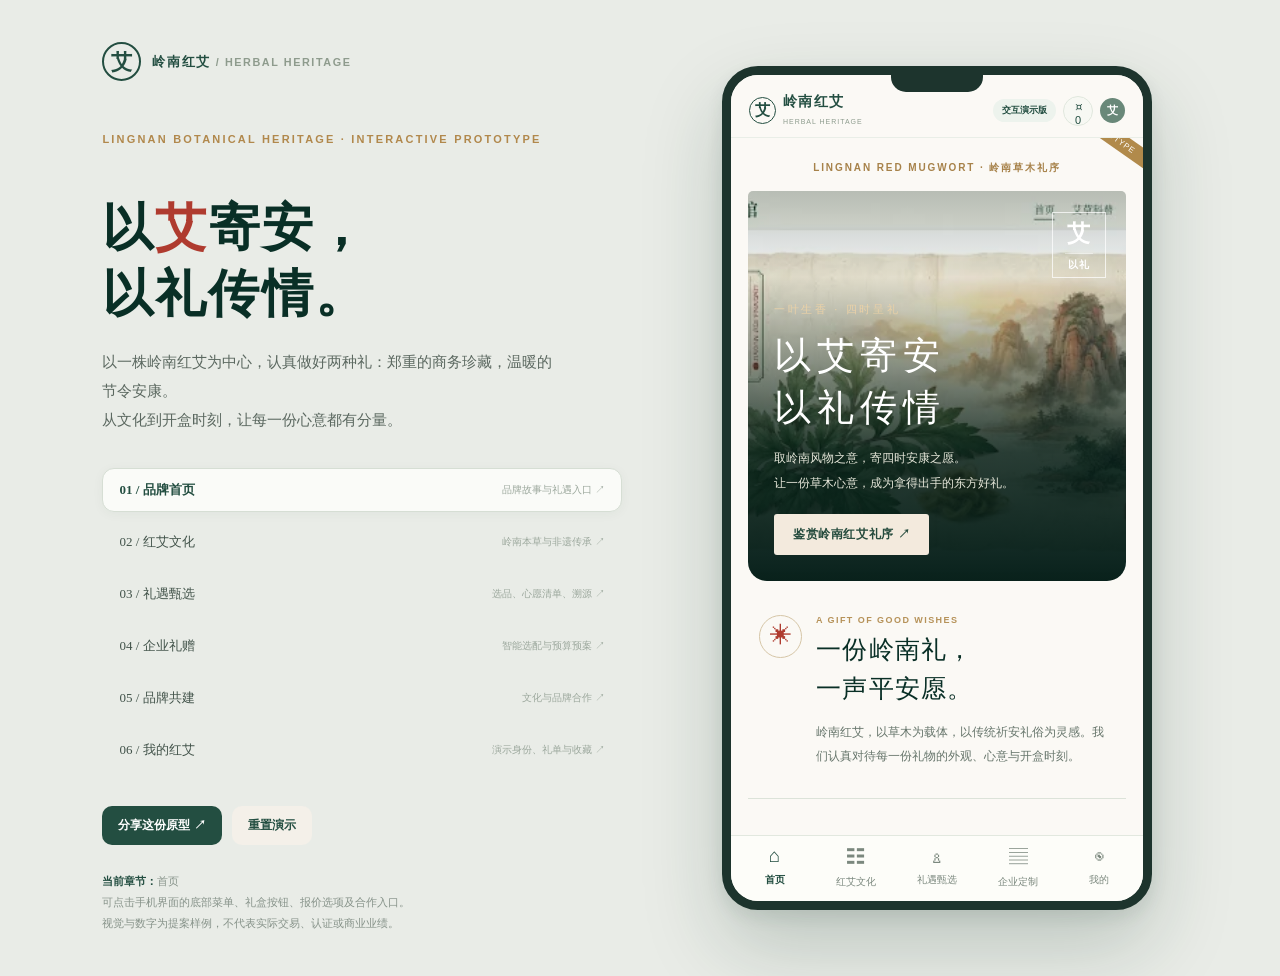
<file: index.html>
<!doctype html>
<html lang="zh-CN">
<head>
<meta charset="utf-8">
<meta name="viewport" content="width=device-width,initial-scale=1,viewport-fit=cover">
<meta name="theme-color" content="#234e41">
<meta name="description" content="岭南红艾文化礼赠品牌交互原型：商务珍藏、节令安康、企业定制及演示用户中心。">
<title>岭南红艾 · 品牌交互原型</title>
<link rel="stylesheet" href="./app.css">
<script src="./app.js" defer></script>
</head>
<body>
<div class="layout">
  <aside class="showcase" aria-label="演示导览">
    <div class="showcase-mark"><span class="seal">艾</span><span>岭南红艾 <small style="color:#8e9b8d">/ HERBAL HERITAGE</small></span></div>
    <p class="eyebrow" style="margin-top:48px">LINGNAN BOTANICAL HERITAGE · INTERACTIVE PROTOTYPE</p>
    <h1>以<em>艾</em>寄安，<br>以礼传情。</h1>
    <p>以一株岭南红艾为中心，认真做好两种礼：郑重的商务珍藏，温暖的节令安康。<br>从文化到开盒时刻，让每一份心意都有分量。</p>
    <div class="chapters">
      <button class="chapter active" data-go="home"><span>01 / 品牌首页</span><small>品牌故事与礼遇入口 ↗</small></button>
      <button class="chapter" data-go="culture"><span>02 / 红艾文化</span><small>岭南本草与非遗传承 ↗</small></button>
      <button class="chapter" data-go="shop"><span>03 / 礼遇甄选</span><small>选品、心愿清单、溯源 ↗</small></button>
      <button class="chapter" data-go="bespoke"><span>04 / 企业礼赠</span><small>智能选配与预算预案 ↗</small></button>
      <button class="chapter" data-go="partners"><span>05 / 品牌共建</span><small>文化与品牌合作 ↗</small></button>
      <button class="chapter" data-go="account"><span>06 / 我的红艾</span><small>演示身份、礼单与收藏 ↗</small></button>
    </div>
    <div class="row gap"><button class="btn" data-action="share">分享这份原型 ↗</button><button class="btn ghost" data-action="reset">重置演示</button></div>
    <div class="showcase-footer" style="margin-top:26px"><strong>当前章节：</strong><span id="desktop-current">首页</span><br>可点击手机界面的底部菜单、礼盒按钮、报价选项及合作入口。<br>视觉与数字为提案样例，不代表实际交易、认证或商业业绩。</div>
  </aside>
  <main class="device-area">
    <div class="device" aria-label="小程序交互原型">
      <div class="demo-ribbon">PROTOTYPE</div>
      <header class="appbar">
        <div class="app-brand"><span class="seal" style="width:27px;height:27px;font-size:15px;border-width:1px">艾</span><span><strong>岭南红艾</strong><small>HERBAL HERITAGE</small></span></div>
        <div class="appbar-right"><span class="pill" style="font-size:9px">交互演示版</span><button class="round" data-action="cart" aria-label="打开心愿清单">⌑<span class="small" data-cart-count>0</span></button><button class="avatar avatar-button" data-go="account" aria-label="进入我的红艾" id="header-avatar">艾</button></div>
      </header>
      <div class="viewport" id="viewport">


        <!-- 01: Brand landing — one botanical brand, two gift collections -->
        <section class="screen home-screen active" data-page="home" tabindex="-1" aria-label="品牌首页">
          <p class="brand-eyebrow">LINGNAN RED MUGWORT · 岭南草木礼序</p>
          <div class="hero editorial-hero" style="background-image:url('./assets/images/hero-editorial.webp')">
            <div class="editorial-stamp">艾<br><small>以礼</small></div>
            <div class="editorial-hero-content">
              <span class="hero-kicker">一叶生香 · 四时呈礼</span>
              <h2>以艾寄安<br>以礼传情</h2>
              <p>取岭南风物之意，寄四时安康之愿。<br>让一份草木心意，成为拿得出手的东方好礼。</p>
              <button class="btn ivory-btn" data-go="shop">鉴赏岭南红艾礼序 <span aria-hidden="true">↗</span></button>
            </div>
          </div>
          <div class="brand-statement">
            <span class="ornament">✳</span>
            <div><p class="label gold">A GIFT OF GOOD WISHES</p><h2>一份岭南礼，<br>一声平安愿。</h2><p>岭南红艾，以草木为载体，以传统祈安礼俗为灵感。我们认真对待每一份礼物的外观、心意与开盒时刻。</p></div>
          </div>
          <div class="sec-heading gift-heading"><div><span class="label gold">TWO COLLECTIONS</span><h2>两种礼序，同一份祝愿</h2></div></div>
          <div class="gift-collection">
            <article class="collection-tile luxury-tile">
              <img loading="lazy" src="./assets/images/gift-business.webp" alt="高端商务珍藏礼匣概念陈列">
              <div class="collection-copy"><span>01 / THE SIGNATURE COLLECTION</span><h3>商务珍藏礼</h3><p>礼贵其意，亦贵其仪。<br>为贵宾与重要往来，定制郑重的一份敬意。</p><button class="collection-link" data-go="shop" data-line="premium">鉴赏珍藏系列 <span>↗</span></button></div>
            </article>
            <article class="collection-tile festive-tile">
              <img loading="lazy" src="./assets/images/gift-seasonal.webp" alt="节令安康礼品概念陈列">
              <div class="collection-copy"><span>02 / THE SEASONAL COLLECTION</span><h3>节令安康礼</h3><p>以岁时为约，以平安为念。<br>为亲友、同事与团队，送一份恰到好处的祝福。</p><button class="collection-link" data-go="shop" data-line="seasonal">鉴赏节令系列 <span>↗</span></button></div>
            </article>
          </div>
          <button class="trial-home-teaser" data-go="trial"><span class="trial-teaser-icon" aria-hidden="true">礼</span><span><small>BRAND TRIAL STUDIO · 品牌赞助</small><strong>艾礼试用所</strong><em>精选小样免费申领，用户自付运费</em></span><span class="trial-teaser-arrow" aria-hidden="true">↗</span></button>
          <div class="sec-heading"><div><span class="label gold">FOR TEAMS & ENTERPRISES</span><h2>让企业的每一份心意，<br>都更有文化分量</h2></div></div>
          <div class="corporate-promo">
            <div class="promo-flower" aria-hidden="true">艾</div>
            <p>节庆员工福利 · 商务往来 · 文化活动伴手礼</p>
            <h3>一份好礼，也是一张品牌名片。</h3>
            <p>从礼盒组合到企业标识、赠言和交付方案，预先看见属于你的礼赠提案。</p>
            <button class="btn light-outline" data-go="bespoke">定制企业礼赠方案 →</button>
          </div>
          <div class="sec-heading"><div><span class="label gold">BEHIND THE GIFT</span><h2>好礼，有可讲述的来处</h2></div><button data-go="culture">细读草木故事 ↗</button></div>
          <div class="story-feature"><div class="story-feature-art">艾<span>一草一木<br>岁时平安</span></div><div><h3>不止于包装的东方故事</h3><p>门楣悬艾、端阳佩香，是人们把祈愿融入日常的方式。我们把这份朴素的祝福，写进今日的礼序。</p><button class="text-link" data-go="culture">走进红艾文化 →</button></div></div>
          <div class="subtle-link-box"><span>同行 · 共建</span><p>为文化传播、手作体验和地方特色活动寻找长期伙伴。</p><button class="text-link" data-go="partners">了解品牌合作 ↗</button></div>
          <p class="footer-note">岭南红艾 · 品牌概念及礼赠交互演示<br>图片、价格与产品细节以实际落地为准</p>
        </section>

        <!-- 02: Culture -->
        <section class="screen" data-page="culture" tabindex="-1" aria-label="文化科普">
          <div class="banner" style="background-image:url('./assets/images/culture-banner.webp')">
            <span class="pill red-pill">非遗传承 · 岭南本草</span>
            <h2>草木有灵<br>南艾有韵</h2>
            <p>一株红艾，生于南粤山水之间。<br>自民间生活至岁时礼俗，留下一脉草木记忆。</p>
          </div>

          <div class="sec-heading"><div><span class="label gold">WHY WE GIVE MUGWORT</span><h2>为什么，以艾为礼？</h2></div></div>
          <article class="culture-editorial">
            <div class="culture-chapter">草木有节，祝愿有形 <span>· 壹</span></div>
            <h3>一株艾草，<br>藏着中国人对平安的想象。</h3>
            <p>从门前悬艾到节令佩香，艾草在民间生活里有着独特的位置。它不必被说成神奇的药，也能成为一份动人的祝福。</p>
            <blockquote>“将平安寄于草木，让祝愿有迹可循。”</blockquote>
            <p>岭南红艾希望延续的，正是这样的礼物语言：赠予亲友的温柔、赠予长辈的敬意、赠予伙伴的珍重。</p>
          </article>
          <div class="sec-heading"><h2>岭南本草图鉴</h2><button data-action="intro">格物致知 ↗</button></div>
          <div class="info-list">
            <div class="info-item"><span class="info-icon">◉</span><div><strong>观色 · 草木初识</strong><p>观察叶片、茎色和自然纤维纹理；不同产地与加工方式可能带来外观差异。</p></div></div>
            <div class="info-item"><span class="info-icon">♧</span><div><strong>闻香 · 岁月留香</strong><p>从初采青草气息到干燥陈放，留意气味变化与保存条件。</p></div></div>
            <div class="info-item"><span class="info-icon">✺</span><div><strong>识艺 · 手作温度</strong><p>选材、晾晒、筛选、收储，是手工草本制品中值得展示的工序。</p></div></div>
          </div>
          <div class="sec-heading"><h2>传统制艾 · 工序六章</h2></div>
          <div class="timeline">
            <article><strong>壹 · 择时采艾</strong><p>尊重当地时令与可持续采收习惯。</p></article>
            <article><strong>贰 · 阴凉晾晒</strong><p>观察草本自然脱水过程，避免不当存储。</p></article>
            <article><strong>叁 · 适时陈放</strong><p>按实际工艺要求记录时间与环境。</p></article>
            <article><strong>肆 · 石臼捣绒</strong><p>展示传统工具与植物纤维加工工艺。</p></article>
            <article><strong>伍 · 手工筛选</strong><p>分离粗梗、杂质，形成不同质地的成品。</p></article>
            <article><strong>陆 · 包装留档</strong><p>保留批次、来源及工艺记录以供查询。</p></article>
          </div>
          <div class="card card-pad" style="background:#e9efe8"><span class="pill red-pill">善愿共济</span><h3 class="story-head">以文化科普连接社区</h3><p class="story-body">这里可以展示真实的传承人故事、公益项目进度和公开账目。正式上线前需要逐条完成真实性与授权核验。</p><button class="btn full" data-go="partners">看看共建计划 →</button></div>
          <p class="demo-banner">草本文化知识不是医学诊断或治疗建议；产品功效、认证和非遗资质需独立证实。</p>
        </section>

        <!-- 03: Gift shop -->
        <section class="screen" data-page="shop" tabindex="-1" aria-label="礼遇甄选">
          <div class="gift-channel-switch" aria-label="礼遇栏目">
            <button class="gift-channel active" data-go="shop" aria-current="page"><span>01</span><strong>红艾礼盒</strong><small>商务珍藏 · 节令安康</small></button>
            <button class="gift-channel" data-go="trial"><span>02</span><strong>品牌试用</strong><small>广告赞助 · 付邮领小样</small></button>
          </div>
          <div class="shop-editorial-intro"><span class="label gold">THE GIFT COLLECTIONS</span><h2>送礼有度，<br>心意无价。</h2><p>不以草本功效为噱头，把文化、质感与祝愿做成两种拿得出手的礼。</p><div class="shop-lines"><button class="line-chip active" data-line-filter="premium">商务珍藏礼 <small>郑重 · 体面</small></button><button class="line-chip" data-line-filter="seasonal">节令安康礼 <small>温暖 · 亲切</small></button></div></div>
          <div class="row between mb"><span class="pill red-pill">✿ 岁时风雅 · 温润有礼</span><button class="round" data-action="cart" aria-label="查看礼盒心愿清单">♧</button></div>
          <div class="shop-seasonal-feature" hidden><img src="./assets/images/gift-seasonal.webp" alt="节令安康系列艾草香囊礼物的概念摄影"><div><span class="label gold">THE SEASONAL COLLECTION</span><h3>以艾为礼，岁岁安康</h3><p>为同事、亲友与节令问候，送出一份温暖得体的岭南心意。</p></div></div>
          <div class="shop-hero">
            <img alt="新中式岭南红艾礼盒陈列" src="./assets/images/gift-business.webp">
            <div class="details"><span class="pill red-pill">商务珍藏系列 · 概念商品</span><h2>岭南红艾 · 传家温灸礼盒</h2><p>古法工艺与当代包装设计相遇，以礼盒为载体承载草本故事与节令祝福。</p><div class="row between"><div><strong class="price">¥388</strong> <del class="small muted">¥458</del></div><div class="row gap"><button class="favorite-button" data-action="favorite" data-id="classic" aria-pressed="false" aria-label="收藏传家温灸礼盒">♡</button><button class="btn" data-action="add" data-id="classic">加入心愿清单 ＋</button></div></div></div>
          </div>
          <div class="split mt"><button class="card card-pad" data-go="bespoke" style="text-align:left;color:var(--green)"><strong>▧ 企业采购直通 →</strong><p class="small muted">礼赠定制 · 预算即算</p></button><button class="card card-pad" data-action="share" style="text-align:left;color:var(--red)"><strong>♡ 微信礼品卡构想 →</strong><p class="small muted">分享演示链接</p></button></div>
          <div class="sec-heading"><h2>精选艾礼 · 按心意甄选</h2></div>
          <div class="product-grid">
            <article class="card product" data-category="incense" data-gift-collection="premium"><img class="pic" loading="lazy" alt="古法红艾香篆礼盒" src="./assets/images/incense-gift.webp"><div class="details"><span class="pill">文人香道</span><h3>归元温阳 · 古法香篆礼盒</h3><p>铜炉与香粉，沉静如诗</p><div class="row between"><strong class="price">¥218</strong><button class="favorite-button" data-action="favorite" data-id="scent" aria-pressed="false" aria-label="收藏古法香篆礼盒">♡</button><button class="add" data-action="add" data-id="scent" aria-label="加入香篆礼盒">＋</button></div></div></article>
            <article class="card product" data-category="daily" data-gift-collection="seasonal"><img class="pic" loading="lazy" alt="草木护颈带" src="./assets/images/neck-wrap.webp"><div class="details"><span class="pill">草木植物染</span><h3>岁岁安康 · 草木护颈带</h3><p>自然肌理，日常相伴</p><div class="row between"><strong class="price">¥158</strong><button class="favorite-button" data-action="favorite" data-id="neck" aria-pressed="false" aria-label="收藏草木护颈带">♡</button><button class="add" data-action="add" data-id="neck" aria-label="加入护颈带">＋</button></div></div></article>
            <article class="card product" data-category="season" data-gift-collection="seasonal"><img class="pic" loading="lazy" alt="非遗刺绣香囊" src="./assets/images/gift-seasonal.webp"><div class="details"><span class="pill red-pill">端阳雅物</span><h3>端阳福艾 · 刺绣香囊</h3><p>节令绣艺，随身祝愿</p><div class="row between"><strong class="price">¥99</strong><button class="favorite-button" data-action="favorite" data-id="sachet" aria-pressed="false" aria-label="收藏端阳刺绣香囊">♡</button><button class="add" data-action="add" data-id="sachet" aria-label="加入香囊">＋</button></div></div></article>
            <article class="card product" data-category="daily" data-gift-collection="premium"><img class="pic" loading="lazy" alt="红艾陈艾条" src="./assets/images/mugwort-roll.webp"><div class="details"><span class="pill">匠心草本</span><h3>地道纯绒 · 陈艾条</h3><p>传统工序，批次待溯源</p><div class="row between"><strong class="price">¥188</strong><button class="favorite-button" data-action="favorite" data-id="moxa" aria-pressed="false" aria-label="收藏陈艾条">♡</button><button class="add" data-action="add" data-id="moxa" aria-label="加入陈艾条">＋</button></div></div></article>
          </div>
          <div class="shop-trial-discovery">
            <div class="trial-discovery-heading"><span class="label gold">SPONSORED DISCOVERIES</span><h3>品牌试用 · 今天的小惊喜</h3><p>精选赞助小样，先体验再决定。样品免费，配送费用由申领用户承担。</p></div>
            <div class="trial-discovery-grid">
              <button data-go="trial" class="trial-discovery-tile"><span class="trial-discovery-art">香</span><strong>草木试香礼</strong><small>品牌赞助 · 小样 ¥0</small></button>
              <button data-go="trial" class="trial-discovery-tile"><span class="trial-discovery-art blush">润</span><strong>草本护理体验装</strong><small>品牌赞助 · 小样 ¥0</small></button>
            </div>
            <button class="trial-discovery-more" data-go="trial">进入品牌试用，查看活动与运费说明 <span aria-hidden="true">↗</span></button>
          </div>
          <div class="sec-heading"><h2>一盒一码 · 溯源体验</h2></div>
          <div class="card card-pad"><p class="story-body">真实版本可输入防伪码查询生产批次与来源。这里先演示流程，不会返回虚构的认证结果。</p><div class="field"><label for="verify-code">包装防伪码</label><input id="verify-code" maxlength="32" placeholder="输入任意演示编码（如 LNHA2026）"></div><button class="btn full" data-action="verify">模拟溯源查询 →</button></div>
          <p class="footer-note">价格、库存、礼盒图片均为视觉概念及示意</p>
        </section>

        <!-- 04: Corporate bespoke -->
        <section class="screen" data-page="bespoke" tabindex="-1" aria-label="企业定制">
          <div class="card card-pad" style="background:#113d31;color:white;padding:22px">
            <p class="label gold">CORPORATE BESPOKE / LINGNAN HERITAGE</p><h2 style="font:600 24px/1.6 var(--serif);margin:15px 0">为每一份郑重心意<br>定制一份岭南礼</h2><p style="font-size:11px;line-height:1.9;color:#dae6d9">从贵宾接待，到员工节令关怀。一份岭南红艾礼，把企业的敬意与祝愿送到心里。</p><span class="pill gold-pill">✧ 专属提案 · 交互概念版</span>
          </div>
          <div class="sec-heading"><h2>智能方案配置 · 预算测算</h2><span class="pill">即时出案</span></div>
          <div class="card card-pad">
            <div class="desk-label"><strong class="small">礼赠产品线</strong></div>
            <div class="choice-grid line-choices"><button class="choice active" data-gift-tier="premium" aria-pressed="true">◇ 商务珍藏礼<small>典雅礼匣 · 郑重之选</small></button><button class="choice" data-gift-tier="seasonal" aria-pressed="false">✿ 节令安康礼<small>员工关怀 · 岁时心意</small></button></div>
            <div class="desk-label"><strong class="small">01 · 选择定制场景</strong></div>
            <div class="choice-grid"><button class="choice active" data-scenario="节令员工福利" aria-pressed="true">✿ 节令员工福利</button><button class="choice" data-scenario="高端商务赠礼" aria-pressed="false">◇ 高端商务赠礼</button><button class="choice" data-scenario="公益文创联名" aria-pressed="false">♡ 公益文创联名</button><button class="choice" data-scenario="企业大会伴手礼" aria-pressed="false">▧ 企业大会伴手礼</button></div>
            <div class="desk-label mt"><strong class="small">02 · 预计采购数量</strong></div>
            <div class="choice-grid"><button class="choice active" data-quantity="100" aria-pressed="true">50–100 份</button><button class="choice" data-quantity="300" aria-pressed="false">100–500 份</button><button class="choice" data-quantity="1000" aria-pressed="false">500–2000 份</button><button class="choice" data-quantity="3000" aria-pressed="false">2000 份以上</button></div>
            <div class="desk-label mt"><strong class="small">03 · 选择专属工艺（可多选）</strong></div>
            <label class="checkbox-item"><input type="checkbox" data-addon value="0" checked> 企业烫金 Logo <small>标准配套</small></label>
            <label class="checkbox-item"><input type="checkbox" data-addon value="8"> 企业文化特种纸腰封 <small>+¥8 / 套</small></label>
            <label class="checkbox-item"><input type="checkbox" data-addon value="12"> 激光雕刻祝福语与寄语牌 <small>+¥12 / 套</small></label>
            <label class="checkbox-item"><input type="checkbox" data-addon value="6"> 一物一码品牌溯源设计 <small>+¥6 / 套</small></label>
            <div class="estimate"><p class="label">INSTANT ESTIMATE · 模拟测算</p><div class="row between"><div><strong id="price-unit">¥141</strong><span class="small muted"> / 套</span></div><span class="pill" id="price-qty">100 套</span></div><p>预估总预算：<b id="price-total">¥14,100</b></p><p>即时预算为展示用测算，并非供应商报价或价格承诺，实际以打样与合同为准。</p></div>
            <button class="btn full" data-action="quote">✦ 一键生成方案与报价预案 →</button>
          </div>
          <div class="sec-heading"><h2>定制灵感 · 精选案例</h2></div>
          <div class="card image-card"><img style="height:175px" alt="中式定制礼盒设计示例" src="./assets/images/custom-box.webp"><div class="card-pad"><span class="pill red-pill">设计概念 · 非真实客户案例</span><h3 class="story-head">“艾韵芳华” · 节令福礼</h3><p class="story-body">宋式纹样、企业烫印、草本织物与贺卡，组合成兼顾文化叙事与品牌识别的一套礼赠方案。</p></div></div>
          <div class="card image-card mt"><img style="height:175px" alt="高端黑金中式礼盒示意" src="./assets/images/premium-box.webp"><div class="card-pad"><span class="pill">设计概念 · VIP 礼序</span><h3 class="story-head">“本草养心” · 黑金典藏</h3><p class="story-body">以中式陈列、烫印工艺与个性化铭牌表达克制而郑重的礼节。</p></div></div>
          <div class="sec-heading"><h2>企业礼赠咨询 · 演示表单</h2></div>
          <form id="inquiry" class="card card-pad">
            <div class="field"><label for="company">企业或机构名称 *</label><input id="company" name="company" required maxlength="60" placeholder="例如：岭南文化发展有限公司"></div>
            <div class="field"><label for="contact">联系人称呼 *</label><input id="contact" name="contact" required maxlength="25" placeholder="如何称呼您"></div>
            <div class="field"><label for="phone">联系电话 *</label><input id="phone" name="phone" type="tel" required pattern="[0-9+() -]{7,20}" placeholder="请输入联系电话"></div>
            <div class="field"><label for="requirements">定制期望（选填）</label><textarea id="requirements" name="requirements" maxlength="500" placeholder="例如：端午节 300 套，期待定制企业标识"></textarea></div>
            <p class="small muted">演示版本不会上传、储存或发送任何填写内容，请勿输入真实敏感信息。</p>
            <button type="submit" class="btn red-btn full">预览咨询提交反馈 →</button>
          </form>
          <p class="footer-note">所有交互均在本地完成 · 不会联系销售人员</p>
        </section>


        <!-- 05: Brand partnership — publicly accessible by editorial CTA, not an admin dashboard -->
        <section class="screen" data-page="partners" tabindex="-1" aria-label="品牌共建">
          <button class="back-link" data-go="home">← 返回品牌首页</button>
          <div class="partnership-hero">
            <span class="label gold">CULTURE · COMMUNITY · CREATION</span>
            <h2>让岭南的好故事，<br>遇见更多同行人。</h2>
            <p>让有地域气质的礼物，进入更多值得被珍惜的时刻。</p>
          </div>
          <div class="sec-heading"><div><span class="label gold">WAYS TO COLLABORATE</span><h2>我们期待怎样的同行</h2></div></div>
          <div class="partnership-list">
            <article><span>01</span><div><h3>政企礼赠</h3><p>结合节令、活动主题与品牌形象，共创一份适合收礼人的岭南红艾礼物。</p><button class="text-link" data-go="bespoke">定制礼赠方案 ↗</button></div></article>
            <article><span>02</span><div><h3>岭南文化共创</h3><p>围绕地方风物、工艺故事与传统节俗，规划展陈、体验活动和内容传播。</p></div></article>
            <article><span>03</span><div><h3>有凭有据的公益共建</h3><p>如未来涉及公益合作，我们希望公开合作方、目标、执行和实际结果，而不是用没有依据的数字制造感动。</p></div></article>
          </div>
          <div class="partnership-statement"><span class="ornament">✳</span><h3>做值得被送出，<br>也值得被记住的礼。</h3><p>从一件有温度的产品出发，把岭南文化讲得真诚、具体、好听。</p><button class="btn ivory-btn" data-go="bespoke">聊聊礼赠合作 →</button></div>
          <p class="footer-note">合作项目均为概念规划 · 暂无真实机构认证、公益统计或商业案例</p>
        </section>

        <!-- 07: Sponsored brand sampling — public marketing UI only, no orders or payment -->
        <section class="screen trial-screen" data-page="trial" tabindex="-1" aria-label="礼遇甄选 · 品牌试用">
          <div class="gift-channel-switch" aria-label="礼遇栏目">
            <button class="gift-channel" data-go="shop"><span>01</span><strong>红艾礼盒</strong><small>商务珍藏 · 节令安康</small></button>
            <button class="gift-channel active" data-go="trial" aria-current="page"><span>02</span><strong>品牌试用</strong><small>广告赞助 · 付邮领小样</small></button>
          </div>
          <div class="trial-hero">
            <div class="trial-hero-overlay" aria-hidden="true"><span>礼</span></div>
            <span class="trial-eyebrow">LINGNAN · BRAND TRIAL STUDIO</span>
            <div class="trial-hero-inner"><span class="trial-diamond">✦ 品牌试用计划</span><h2>遇见好物，<br>先从一份小样开始。</h2><p>试一试，再决定喜不喜欢。<br>我们邀请品牌提供小样，把选择交还给你。</p><div class="trial-hero-note"><strong>样品 ¥0</strong><i></i><span>配送费用由申领人承担</span></div></div>
          </div>
          <div class="trial-intro">
            <div class="trial-intro-heading"><span class="label gold">CURATED FOR YOU</span><h3>今日试礼</h3></div>
            <p>这里展示的是<strong>广告主赞助活动</strong>，与岭南红艾自营礼盒分开展示。样品不收费，配送费用在申领前单独说明。</p>
          </div>
          <div class="trial-card-list">
            <article class="trial-card" data-trial-id="scent">
              <div class="trial-art trial-art-scent" aria-hidden="true">
                <div class="trial-art-glow"></div><div class="trial-product-bottle"><span>香</span></div><span class="trial-art-leaf">✳</span>
                <span class="trial-art-caption">SCENT DISCOVERY / SAMPLE</span>
              </div>
              <div class="trial-card-body">
                <div class="trial-card-top"><span class="trial-sponsored">广告 · 示例品牌 A</span><span class="trial-mini-label">体验装</span></div>
                <h3>岭南草木香氛 · 试香小样</h3>
                <p>从一缕清新的植物气息开始，找到喜欢的生活香调。</p>
                <div class="trial-price-row"><strong>样品 ¥0</strong><span>示意运费 <b>¥8</b></span></div>
                <button class="trial-claim" data-action="sample-detail" data-trial-id="scent">查看试用与配送说明 <span aria-hidden="true">↗</span></button>
              </div>
            </article>
            <article class="trial-card" data-trial-id="cream">
              <div class="trial-art trial-art-cream" aria-hidden="true">
                <div class="trial-art-glow"></div><div class="trial-product-tube"><span>本草<br>HAND CARE</span></div><span class="trial-art-leaf">❋</span>
                <span class="trial-art-caption">DAILY CARE / SAMPLE</span>
              </div>
              <div class="trial-card-body">
                <div class="trial-card-top"><span class="trial-sponsored">广告 · 示例品牌 B</span><span class="trial-mini-label">随身装</span></div>
                <h3>草本润手霜 · 便携体验装</h3>
                <p>送给忙碌日常的一点温柔，随身体验轻盈肤感。</p>
                <div class="trial-price-row"><strong>样品 ¥0</strong><span>示意运费 <b>¥6</b></span></div>
                <button class="trial-claim" data-action="sample-detail" data-trial-id="cream">查看试用与配送说明 <span aria-hidden="true">↗</span></button>
              </div>
            </article>
          </div>
          <div class="trial-steps">
            <div class="trial-intro-heading"><span class="label gold">HOW IT WORKS</span><h3>免费试用，明明白白</h3></div>
            <div class="trial-step"><span>01</span><div><strong>挑选喜欢的小样</strong><p>每件试用品均标注赞助信息与活动说明。</p></div></div>
            <div class="trial-step"><span>02</span><div><strong>确认配送费用</strong><p>样品本身免费。运费应在正式申领前透明列明。</p></div></div>
            <div class="trial-step"><span>03</span><div><strong>申领后查看进度</strong><p>正式版本需接入发货、订单与售后；当前仅演示界面。</p></div></div>
          </div>
          <button class="trial-record-entry" data-action="sample-records"><span><strong>我的试用记录</strong><small>查看申请与配送进度（演示空状态）</small></span><span aria-hidden="true">›</span></button>
          <div class="trial-business-notice"><span class="label gold">FOR BRANDS</span><h3>让好产品，遇见愿意体验的人。</h3><p>开放品牌试用活动展示与合作咨询，广告投放及样品由合作品牌提供。</p><button data-action="sample-sponsor" class="text-link">了解品牌合作方式 →</button></div>
          <p class="footer-note">广告活动与产品均为设计占位案例，不代表实际招商合作。<br>页面不收款、不采集地址、不创建试用订单。</p>
        </section>

        <!-- 06: Member center — local-only demo identity, no authentication server -->
        <section class="screen account-screen" data-page="account" tabindex="-1" aria-label="我的红艾">
          <div class="account-hero">
            <div class="account-hero-art" aria-hidden="true">艾</div>
            <span class="account-overline">MY LINGNAN · 一份心意，一方天地</span>
            <div class="account-identity">
              <div class="account-avatar" id="member-avatar" aria-hidden="true">艾</div>
              <div class="account-who"><h2 id="member-name">岭南访客</h2><p id="member-state">未进入演示身份</p></div>
            </div>
            <button class="account-hero-button" id="member-cta" data-action="demo-login">进入演示会员身份 <span aria-hidden="true">↗</span></button>
          </div>
          <p class="account-disclaimer">演示用户中心 · 无真实注册、验证码、服务端账号或支付。仅保存非敏感的本地体验数据，请不要填写真实个人信息。</p>
          <div class="account-stats" aria-label="我的礼遇概览">
            <button data-action="cart"><b id="account-wish-count">0</b><span>礼盒心愿单</span></button>
            <button data-action="show-favorites"><b id="account-fav-count">0</b><span>心动收藏</span></button>
            <button data-action="show-orders"><b>0</b><span>礼赠订单</span></button>
          </div>
          <div class="account-section-title"><span class="label gold">MY GIFT JOURNEY</span><h3>我的礼遇</h3></div>
          <div class="account-actions">
            <button class="account-action" data-action="cart"><span class="action-icon">◇</span><span class="action-copy"><strong>礼盒心愿单</strong><small>挑选想赠予的艾礼，随时继续浏览</small></span><span aria-hidden="true">›</span></button>
            <button class="account-action" data-action="show-favorites"><span class="action-icon">♡</span><span class="action-copy"><strong>我的收藏</strong><small>留住喜欢的礼物和草木心意</small></span><span aria-hidden="true">›</span></button>
            <button class="account-action" data-action="show-orders"><span class="action-icon">▤</span><span class="action-copy"><strong>礼赠订单</strong><small>演示空状态，不会生成真实订单</small></span><span aria-hidden="true">›</span></button>
          </div>
          <div class="account-section-title"><span class="label gold">BRAND TRIAL STUDIO</span><h3>我的试用</h3></div>
          <div class="account-actions">
            <button class="account-action" data-action="sample-records"><span class="action-icon">✧</span><span class="action-copy"><strong>试用申领记录</strong><small>赞助品牌的小样领取、配送与体验记录</small></span><span aria-hidden="true">›</span></button>
            <button class="account-action" data-go="trial"><span class="action-icon">礼</span><span class="action-copy"><strong>探索艾礼试用所</strong><small>样品免费，配送费用自理</small></span><span aria-hidden="true">›</span></button>
          </div>
          <div class="account-section-title"><span class="label gold">YOUR PERSONAL CORNER</span><h3>个人资料</h3></div>
          <div class="account-actions">
            <button class="account-action" data-action="edit-profile"><span class="action-icon">✎</span><span class="action-copy"><strong>昵称与称呼</strong><small>设置仅在此设备可见的演示昵称</small></span><span aria-hidden="true">›</span></button>
            <button class="account-action" data-action="demo-region"><span class="action-icon">⌁</span><span class="action-copy"><strong>礼赠城市偏好</strong><small id="member-region">尚未选择 · 不采集真实收货地址</small></span><span aria-hidden="true">›</span></button>
            <button class="account-action" data-action="demo-settings"><span class="action-icon">⚙</span><span class="action-copy"><strong>演示设置</strong><small>查看数据存储说明、退出与清空</small></span><span aria-hidden="true">›</span></button>
          </div>
          <div class="account-invite">
            <span class="label gold">A GIFT OF GOOD WISHES</span>
            <h3>礼有心意，赠有回响。</h3><p>从今日的一份珍藏，到节令的一声问候。下一份岭南红艾礼，送给谁？</p>
            <button class="account-explore" data-go="shop">继续鉴赏艾礼 →</button>
          </div>
          <p class="footer-note">我的红艾 · 轻量演示用户模块<br>无需真实姓名、手机号、密码与住址</p>
        </section>

      </div>
      <nav class="tabbar five-tabs" aria-label="原型底部导航">
        <button class="tab active" data-go="home" aria-current="page"><b>⌂</b>首页</button>
        <button class="tab" data-go="culture"><b>☷</b>红艾文化</button>
        <button class="tab" data-go="shop"><b>♙</b>礼遇甄选</button>
        <button class="tab" data-go="bespoke"><b>▤</b>企业定制</button>
        <button class="tab" data-go="account"><b>◉</b>我的</button>
      </nav>   </div>
  </main>
</div>
<div class="toast" id="toast" role="status" aria-live="polite"></div>
<dialog id="dialog" aria-labelledby="modal-title"><button class="close" aria-label="关闭弹窗" data-action="dismiss">×</button><h2 id="modal-title"></h2><div id="modal-body"></div><div id="modal-actions"></div></dialog>
</body>
</html>
</file>
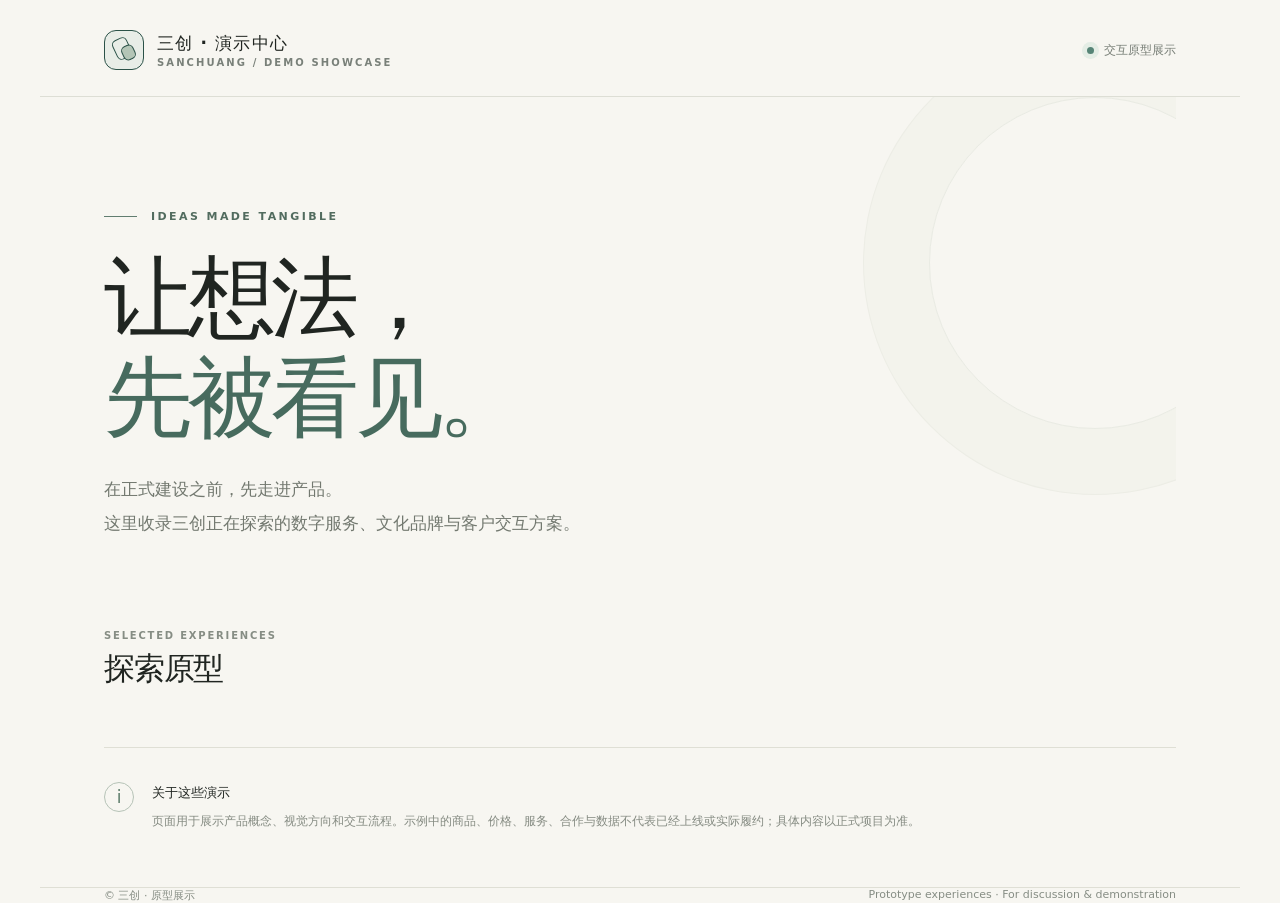
<file: portal/index.html>
<!doctype html>
<html lang="zh-CN">
<head>
  <meta charset="utf-8">
  <meta name="viewport" content="width=device-width, initial-scale=1, viewport-fit=cover">
  <meta name="theme-color" content="#f7f6f1">
  <meta name="description" content="三创客户演示中心｜精选数字产品概念与交互体验，独立原型，统一展示。">
  <title>三创 · 客户演示中心</title>
  <style>
    :root{font-family:"PingFang SC","Microsoft YaHei",system-ui,sans-serif;color:#202521;background:#f7f6f1;font-synthesis:none}
    *{box-sizing:border-box}html{scroll-behavior:smooth}body{margin:0;min-height:100vh;overflow-x:hidden}
    a{color:inherit;text-decoration:none}button,a{-webkit-tap-highlight-color:transparent}
    :focus-visible{outline:3px solid #b76d40;outline-offset:5px}
    .wrap{max-width:1200px;margin:0 auto;padding:0 clamp(22px,5vw,72px)}
    .site-head{display:flex;align-items:center;justify-content:space-between;gap:20px;padding-top:30px;padding-bottom:26px;border-bottom:1px solid #ddded5}
    .identity{display:flex;align-items:center;gap:13px;min-width:0}
    .mark{position:relative;width:40px;height:40px;border:1.5px solid #2b5248;border-radius:12px;background:#e8ede7;flex:none}
    .mark:before,.mark:after{content:"";position:absolute;display:block;border:1.5px solid #2b5248;border-radius:5px;transform:rotate(-25deg)}
    .mark:before{width:14px;height:19px;left:9px;top:7px}.mark:after{width:11px;height:13px;left:17px;top:14px;background:#b3c5b6}
    .brand{font-weight:760;font-size:17px;letter-spacing:.07em}.subbrand{display:block;margin-top:2px;color:#798079;font-size:10px;letter-spacing:.21em;font-weight:550}
    .head-right{display:flex;align-items:center;gap:10px;color:#777e76;font-size:12px}
    .head-dot{width:7px;height:7px;border-radius:50%;background:#568476;box-shadow:0 0 0 5px #e4ede5}
    .hero{position:relative;padding-top:clamp(60px,8vw,105px);padding-bottom:clamp(48px,7vw,95px);overflow:hidden}
    .hero:after{content:"";position:absolute;width:330px;height:330px;right:-85px;top:0;border:1px solid #dfe3d9;border-radius:50%;pointer-events:none;box-shadow:0 0 0 65px #f0f1e9,0 0 0 66px #e4e6dc;opacity:.55}
    .eyebrow{display:flex;align-items:center;gap:14px;color:#526c5f;font-size:11px;font-weight:700;letter-spacing:.22em}
    .eyebrow:before{content:"";width:33px;height:1px;background:#617d70}
    h1{margin:25px 0 24px;font-size:clamp(46px,6.9vw,91px);line-height:1.13;letter-spacing:-.05em;font-weight:600;position:relative;z-index:1}
    h1 em{font-style:normal;color:#476b5e}
    .hero-intro{margin:0;color:#737970;font-size:clamp(14px,1.65vw,17px);line-height:2;max-width:600px;position:relative;z-index:1}
    .section-top{display:flex;justify-content:space-between;align-items:end;gap:20px;margin-bottom:23px}
    .section-top h2{font-size:clamp(22px,3vw,31px);font-weight:650;letter-spacing:-.04em;margin:7px 0 0}
    .overline{font-size:10px;color:#868d84;font-weight:750;letter-spacing:.18em}
    .collection-note{font-size:12px;color:#91978e;white-space:nowrap}
    .demo-grid{display:grid;grid-template-columns:repeat(2,minmax(0,1fr));gap:22px}
    .project{position:relative;min-height:446px;border-radius:21px;overflow:hidden;display:flex;flex-direction:column;justify-content:space-between;padding:clamp(26px,3vw,39px);isolation:isolate;transition:transform .25s,box-shadow .25s}
    .project:hover{transform:translateY(-5px);box-shadow:0 18px 45px #1f292117}
    .project.local{background:#e4ede9;color:#214a40}
    .project.botanical{background:#ebe8df;color:#3e4c37}
    .project.mirror{background:#e5e9ec;color:#283f52}
    .project-top,.project-content{position:relative;z-index:1}
    .project-top{display:flex;justify-content:space-between;align-items:center;gap:10px}
    .project-id{font-size:10px;letter-spacing:.12em;font-weight:750;opacity:.7}
    .project-type{font-size:11px;border:1px solid currentColor;border-radius:99px;padding:8px 12px;opacity:.7;white-space:nowrap}
    .art{position:absolute;inset:0;z-index:0;overflow:hidden;pointer-events:none}
    .local .art:before{content:"";position:absolute;width:350px;height:350px;border:1.7px solid #6a9a8b;border-radius:50%;right:-85px;top:36px;box-shadow:0 0 0 49px #d9e7df,0 0 0 51px #8aafa0,0 0 0 99px #dae8e1;opacity:.67}
    .local .art:after{content:"";position:absolute;right:104px;top:130px;width:116px;height:148px;border-radius:65px 65px 14px 14px;background:#a9c7b9;transform:rotate(26deg);box-shadow:75px 35px 0 -18px #719c89;opacity:.8}
    .botanical .art:before{content:"";position:absolute;width:400px;height:400px;right:-120px;top:0;border:1px solid #b4bca5;border-radius:50%;box-shadow:0 0 0 53px #e4e4d9,0 0 0 54px #c1c8b5;opacity:.85}
    .botanical .art:after{content:"艾";font:230px/.9 "Songti SC","Noto Serif SC",serif;position:absolute;right:33px;top:88px;opacity:.13;transform:rotate(-14deg)}
    .mirror .art:before{content:"";position:absolute;width:390px;height:390px;right:-110px;top:-30px;border:1px solid #718e9b;border-radius:50%;box-shadow:0 0 0 52px #d8e2e5,0 0 0 53px #adc3cb,0 0 0 104px #e5ebec;opacity:.73}
    .mirror .art:after{content:"";position:absolute;right:77px;top:104px;width:112px;height:187px;border:2px solid #6b8f9e;border-radius:64px 64px 20px 20px;transform:rotate(22deg);box-shadow:18px 15px 0 -7px #d2dee3;opacity:.47}
    .project-content{margin-top:auto}
    .category{font-size:10px;letter-spacing:.16em;font-weight:730;opacity:.67}
    .project h3{font-size:clamp(33px,4.1vw,53px);font-weight:560;letter-spacing:-.045em;margin:15px 0}
    .project-description{font-size:14px;line-height:1.8;max-width:380px;opacity:.82;margin:0 0 18px}
    .chips{display:flex;gap:7px;flex-wrap:wrap;margin-bottom:31px}
    .chip{padding:6px 10px;border:1px solid currentColor;border-radius:6px;font-size:10px;opacity:.64}
    .open-link{display:flex;align-items:center;justify-content:space-between;gap:12px;border-top:1px solid currentColor;padding-top:19px;font-size:13px;font-weight:720}
    .open-link span:last-child{display:inline-grid;place-items:center;width:32px;height:32px;border-radius:50%;border:1px solid currentColor;font-size:19px;transition:transform .2s}
    .project:hover .open-link span:last-child{transform:translate(3px,-3px)}
    .project-repo{display:inline-flex;align-items:center;min-height:35px;margin-top:10px;font-size:12px;font-weight:600;opacity:.72;text-decoration:underline;text-underline-offset:3px}
    .project-repo:hover{opacity:1}
    .project .open-link:focus-visible,.project .project-repo:focus-visible{outline:3px solid currentColor;outline-offset:3px}
    .meta-strip{display:flex;align-items:flex-start;gap:18px;padding:34px 0 55px;margin-top:34px;border-top:1px solid #dfdfd5}
    .meta-symbol{width:30px;height:30px;border:1px solid #b6c3b7;border-radius:50%;display:grid;place-items:center;font-size:17px;color:#5c7b69;flex:none}
    .meta-strip strong{font-size:13px}.meta-strip p{margin:8px 0 0;font-size:12px;color:#858b82;line-height:1.9;max-width:800px}
    footer{padding:24px 0 38px;border-top:1px solid #dfdfd5;display:flex;justify-content:space-between;gap:20px;flex-wrap:wrap;font-size:11px;color:#868d84}
    @media(max-width:720px){.site-head{padding-top:19px;padding-bottom:19px}.hero{padding-top:62px;padding-bottom:58px}.hero:after{width:190px;height:190px;right:-80px;top:65px}.demo-grid{grid-template-columns:1fr;gap:16px}.project{min-height:410px}.section-top{align-items:start}.collection-note{margin-top:8px;white-space:normal;text-align:right}.meta-strip{margin-top:20px}}
    @media(prefers-reduced-motion:reduce){*,*:before,*:after{scroll-behavior:auto!important;transition:none!important}}
  </style>
  <script>
    // Preserve old bookmarked routes from the former community homepage.
    if (/^#\/[a-z]/i.test(location.hash)) {
      location.replace("./local-life/" + location.hash);
    }
  </script>
</head>
<body>
  <header class="wrap site-head">
    <div class="identity"><div class="mark" aria-hidden="true"></div><div><div class="brand">三创 · 演示中心</div><small class="subbrand">SANCHUANG / DEMO SHOWCASE</small></div></div>
    <div class="head-right"><span class="head-dot" aria-hidden="true"></span><span>交互原型展示</span></div>
  </header>
  <main class="wrap">
    <section class="hero">
      <p class="eyebrow">IDEAS MADE TANGIBLE</p>
      <h1>让想法，<br><em>先被看见。</em></h1>
      <p class="hero-intro">在正式建设之前，先走进产品。<br>这里收录三创正在探索的数字服务、文化品牌与客户交互方案。</p>
    </section>
    <section aria-labelledby="collection-title">
      <div class="section-top"><div><div class="overline">SELECTED EXPERIENCES</div><h2 id="collection-title">探索原型</h2></div><div class="collection-note"><!--DEMO_COUNT--></div></div>
      <div class="demo-grid">
        <!--DEMO_CARDS-->
      </div>
    </section>
    <aside class="meta-strip">
      <span class="meta-symbol" aria-hidden="true">i</span>
      <div><strong>关于这些演示</strong><p>页面用于展示产品概念、视觉方向和交互流程。示例中的商品、价格、服务、合作与数据不代表已经上线或实际履约；具体内容以正式项目为准。</p></div>
    </aside>
  </main>
  <footer class="wrap"><span>© 三创 · 原型展示</span><span>Prototype experiences · For discussion & demonstration</span></footer>
</body>
</html>
</file>
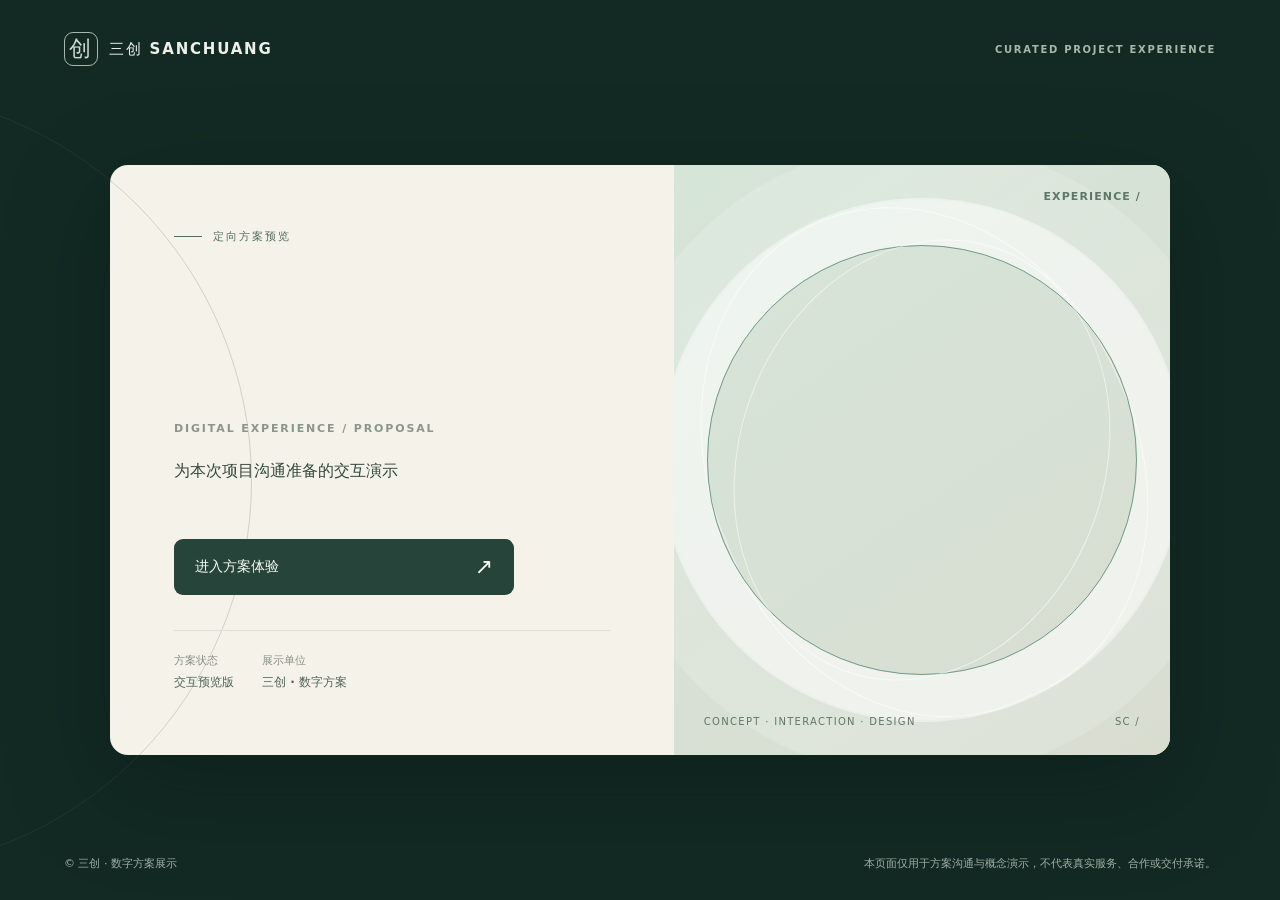
<file: portal/invitation.html>
<!doctype html>
<html lang="zh-CN">
<head>
  <meta charset="utf-8">
  <meta name="viewport" content="width=device-width, initial-scale=1, viewport-fit=cover">
  <meta name="robots" content="noindex,nofollow,noarchive">
  <meta name="theme-color" content="#17352c">
  <meta name="description" content="三创数字方案 · 定向交互预览">
  <title><!--TITLE--> · 三创方案预览</title>
  <style>
    :root{font-family:"PingFang SC","Microsoft YaHei",system-ui,sans-serif;background:#132a24;color:#25372f;font-synthesis:none;-webkit-font-smoothing:antialiased}
    *{box-sizing:border-box}body{margin:0;min-height:100vh}a{color:inherit;text-decoration:none}
    a:focus-visible{outline:3px solid #8aa999;outline-offset:5px}
    .page{min-height:100vh;padding:32px clamp(20px,5vw,72px) 26px;display:flex;flex-direction:column;max-width:1600px;margin:auto;isolation:isolate;position:relative;overflow:hidden}
    .page:before{content:"";position:absolute;width:780px;height:780px;border:1px solid #476155;border-radius:50%;left:-530px;top:10%;opacity:.22;pointer-events:none}
    .masthead{display:flex;align-items:center;justify-content:space-between;gap:20px;color:#edf1e9;position:relative;z-index:1}
    .brand{display:flex;gap:11px;align-items:center;letter-spacing:.12em;font-weight:740;font-size:15px}
    .brandmark{width:34px;height:34px;border:1px solid #a6b9a9;border-radius:9px;display:grid;place-items:center;color:#d0dacf;font-family:"Songti SC",serif;font-size:22px}
    .masthead-note{color:#a7b8aa;font-size:10px;letter-spacing:.17em;font-weight:650}
    .stage{width:100%;flex:1;display:grid;align-items:center;justify-items:center;padding:clamp(32px,6vh,76px) 0}
    .sheet{--accent:#536e5f;--ink:#27443a;--wash:#d6e5d9;--line:#dce0d6;display:grid;grid-template-columns:minmax(0,1fr) minmax(270px,.88fr);max-width:1060px;width:100%;min-height:590px;background:#f4f2e9;border-radius:18px;box-shadow:0 32px 100px #07181372;overflow:hidden}
    .sheet.botanical{--accent:#776d51;--ink:#4c4b35;--wash:#e7ddbe;--line:#ded9ca}
    .content{padding:clamp(32px,5vw,72px);display:flex;flex-direction:column;justify-content:space-between;gap:35px;position:relative}
    .section-label{display:flex;align-items:center;gap:11px;font-size:11px;letter-spacing:.18em;font-weight:700;color:var(--accent)}
    .section-label:before{content:"";width:28px;height:1px;background:currentColor;flex:none}
    .intro{margin-top:auto}
    .eyebrow{font-size:11px;color:#8a968a;letter-spacing:.17em;font-weight:680;margin:0 0 16px}
    h1{margin:0;color:var(--ink);font-family:"Songti SC","Noto Serif CJK SC",serif;font-weight:600;font-size:clamp(36px,4.8vw,62px);line-height:1.22;letter-spacing:-.04em}
    .headline{margin:23px 0 12px;font-size:16px;font-weight:580;line-height:1.6;color:#33483b}
    .summary{color:#7d867b;font-size:13px;line-height:2;max-width:360px;margin:0}
    .pill-row{display:flex;gap:8px;flex-wrap:wrap;margin:26px 0 30px}
    .pill{border:1px solid #d1d8cc;border-radius:99px;font-size:11px;color:#687b6c;padding:7px 13px}
    .action{display:flex;align-items:center;justify-content:space-between;gap:20px;background:var(--ink);color:#fbfcf8;max-width:340px;border-radius:9px;padding:17px 21px;font-size:14px;font-weight:640;transition:transform .22s,box-shadow .22s}
    .action:hover{transform:translateY(-2px);box-shadow:0 12px 20px #27443a25}
    .action span:last-child{font-size:22px;font-weight:350;line-height:1}
    .meta{display:flex;align-items:center;gap:28px;padding-top:22px;border-top:1px solid var(--line);font-size:11px;color:#889185}
    .meta strong{display:block;color:#526457;margin-top:6px;font-size:12px;font-weight:620}
    .display{background:linear-gradient(145deg,var(--wash),#d8ddd0);position:relative;min-height:380px;isolation:isolate;overflow:hidden}
    .botanical .display{background:linear-gradient(145deg,#e8e2d2,#d9d4c2)}
    .display:before{content:"";position:absolute;inset:35px;border:1px solid #ffffff91;border-radius:50% 50% 47% 47%;transform:rotate(-24deg)}
    .display:after{content:"";position:absolute;inset:70px 65px;border:1px solid #ffffff86;border-radius:50%;transform:rotate(20deg)}
    .orbits{position:absolute;width:430px;height:430px;border:1px solid #719d87;border-radius:50%;top:50%;left:50%;transform:translate(-50%,-50%);box-shadow:0 0 0 45px #ffffff27,0 0 0 47px #ffffff6c,0 0 0 103px #ffffff25}
    .botanical .orbits{border-color:#a6a17b}
    .symbol{position:absolute;inset:0;display:grid;place-items:center;font-family:"Songti SC","Noto Serif CJK SC",serif;font-size:clamp(150px,18vw,270px);line-height:1;color:var(--ink);opacity:.25;transform:rotate(-10deg)}
    .display-number{position:absolute;right:29px;top:25px;color:#5b7767;font-size:11px;letter-spacing:.1em;font-weight:700}
    .display-footer{position:absolute;bottom:28px;left:30px;right:30px;display:flex;justify-content:space-between;align-items:end;gap:12px;color:#617666;font-size:10px;letter-spacing:.13em}
    .foot{display:flex;justify-content:space-between;gap:22px;align-items:center;flex-wrap:wrap;color:#9eafa4;font-size:11px;line-height:1.8;position:relative;z-index:1}
    .foot span:last-child{max-width:530px;text-align:right}
    @media(max-width:760px){.page{padding:22px 16px}.masthead-note{font-size:9px}.stage{padding:25px 0}.sheet{display:flex;flex-direction:column-reverse;min-height:0}.display{min-height:225px}.display:before{inset:24px}.display:after{inset:42px}.orbits{width:275px;height:275px;box-shadow:0 0 0 29px #ffffff22,0 0 0 30px #ffffff68}.symbol{font-size:150px}.content{padding:29px 26px 32px;gap:26px}.intro{margin-top:0}h1{font-size:38px}.pill-row{margin:23px 0}.action{max-width:none}.foot span:last-child{text-align:left}}
    @media(prefers-reduced-motion:reduce){.action{transition:none}.action:hover{transform:none}}
  </style>
</head>
<body>
  <div class="page">
    <header class="masthead">
      <div class="brand"><div class="brandmark" aria-hidden="true">创</div><span>三创 SANCHUANG</span></div>
      <span class="masthead-note">CURATED PROJECT EXPERIENCE</span>
    </header>
    <main class="stage">
      <article class="sheet <!--THEME-->">
        <div class="content">
          <div class="section-label">定向方案预览</div>
          <div class="intro">
            <p class="eyebrow">DIGITAL EXPERIENCE / PROPOSAL</p>
            <h1><!--TITLE--></h1>
            <p class="headline">为本次项目沟通准备的交互演示</p>
            <p class="summary"><!--SUMMARY--></p>
            <div class="pill-row"><!--FEATURES--></div>
            <a class="action" href="../../<!--PATH-->/" aria-label="进入<!--TITLE-->交互演示">
              <span>进入方案体验</span><span aria-hidden="true">↗</span>
            </a>
          </div>
          <div class="meta">
            <div>方案状态<strong>交互预览版</strong></div>
            <div>展示单位<strong>三创 · 数字方案</strong></div>
          </div>
        </div>
        <div class="display" aria-hidden="true">
          <div class="orbits"></div>
          <div class="symbol"><!--SYMBOL--></div>
          <span class="display-number">EXPERIENCE / <!--NUMBER--></span>
          <div class="display-footer"><span>CONCEPT · INTERACTION · DESIGN</span><span>SC / <!--NUMBER--></span></div>
        </div>
      </article>
    </main>
    <footer class="foot">
      <span>© 三创 · 数字方案展示</span>
      <span>本页面仅用于方案沟通与概念演示，不代表真实服务、合作或交付承诺。</span>
    </footer>
  </div>
</body>
</html>
</file>
<file: app.css>
/* Offline-safe system font stacks: no Google Fonts request is required. */
:root{--ink:#193a30;--green:#234e41;--green-dark:#092f26;--light:#fbf9f5;--paper:#f4f0e9;--red:#af3b2f;--gold:#b69259;--muted:#788078;--line:#e4e7e0;--serif:'Noto Serif SC','Songti SC','STSong','SimSun',serif;--sans:-apple-system,BlinkMacSystemFont,'PingFang SC','Microsoft YaHei',sans-serif}
*{box-sizing:border-box}html{font-family:var(--sans);background:#e9ece7;color:#283a33}body{margin:0}button,input,textarea{font:inherit}button{cursor:pointer}a{color:inherit;text-decoration:none}button:focus-visible,a:focus-visible,input:focus-visible,textarea:focus-visible{outline:3px solid #c18e57;outline-offset:2px}img{max-width:100%;display:block}.small{font-size:11px}.muted{color:var(--muted)}.serif{font-family:var(--serif)}.red{color:var(--red)}.gold{color:var(--gold)}.bold{font-weight:700}.label{font-size:10px;letter-spacing:.16em;font-weight:700;text-transform:uppercase}.row{display:flex;align-items:center}.between{justify-content:space-between}.gap{gap:10px}.mt{margin-top:18px}.mb{margin-bottom:18px}.center{text-align:center}.pill{display:inline-flex;gap:5px;align-items:center;padding:5px 9px;border-radius:20px;background:#edf3ed;color:var(--green);font-size:10px;font-weight:700}.pill.red-pill{background:#fcf0eb;color:var(--red)}.pill.gold-pill{background:#fbf4e5;color:#886629}.section-title{font:600 18px/1.5 var(--serif);margin:3px 0 12px;letter-spacing:.03em}.sec-heading{display:flex;align-items:center;justify-content:space-between;gap:10px;margin:27px 0 12px}.sec-heading h2{margin:0;font:600 18px/1.45 var(--serif)}.sec-heading button,.text-link{background:none;border:0;font-size:11px;font-weight:650;color:var(--green)}.section-line{height:1px;background:var(--line);margin:22px 0}.card{background:#fff;border:1px solid rgba(35,78,65,.08);border-radius:14px;box-shadow:0 4px 20px -5px rgba(22,49,39,.05);overflow:hidden}.card-pad{padding:15px}.btn{border:0;border-radius:10px;padding:11px 16px;background:var(--green);color:#fff;font-size:12px;font-weight:700;transition:transform .15s,background .15s}.btn:hover{background:#173d32;transform:translateY(-1px)}.btn.ghost{background:var(--paper);color:var(--green)}.btn.red-btn{background:var(--red)}.btn.outline{background:transparent;border:1px solid var(--gold);color:var(--green)}.btn.tiny{padding:8px 11px;font-size:10px}.btn.full{width:100%}.layout{min-height:100vh;display:grid;grid-template-columns:minmax(350px,1fr) minmax(400px,1fr);align-items:center;max-width:1400px;margin:auto;gap:36px;padding:32px 5vw}.showcase{padding:10px 0 10px clamp(8px,3vw,65px);max-width:600px}.showcase-mark{display:flex;align-items:center;gap:11px;color:var(--green);font-size:13px;letter-spacing:.12em;font-weight:700}.seal{display:inline-grid;place-items:center;width:39px;height:39px;border:2px solid var(--green);border-radius:50%;font:700 21px var(--serif)}.showcase h1{font:600 clamp(35px,4vw,61px)/1.28 var(--serif);margin:45px 0 20px;color:var(--green-dark);letter-spacing:.04em}.showcase h1 em{font-style:normal;color:var(--red)}.showcase p{line-height:1.95;color:#5b6860;font-size:15px;max-width:460px}.showcase .eyebrow{letter-spacing:.2em;color:#b1884c;font-size:11px;font-weight:700}.chapters{display:grid;gap:8px;margin:34px 0}.chapter{display:flex;justify-content:space-between;align-items:center;border:1px solid transparent;background:transparent;border-radius:12px;text-align:left;padding:12px 16px;color:#42534a}.chapter span:first-child{font:500 13px var(--serif)}.chapter small{font-size:10px;color:#9ca89d}.chapter.active,.chapter:hover{background:#fafbf8;border-color:#d6ded4;box-shadow:0 2px 12px #153a2a0b}.chapter.active span:first-child{color:var(--green);font-weight:700}.showcase-footer{font-size:11px;color:#87938a;line-height:1.9}.showcase-footer strong{color:var(--green)}.device-area{display:flex;align-items:center;justify-content:center;min-width:0}.device{width:min(430px,100%);height:min(890px,calc(100vh - 56px));min-height:630px;background:var(--light);border:9px solid #1d342d;border-radius:36px;box-shadow:0 36px 80px #14362635,0 7px 17px #19352717;display:flex;flex-direction:column;position:relative;overflow:hidden}.device::before{content:'';position:absolute;z-index:8;top:0;left:50%;transform:translateX(-50%);width:92px;height:17px;border-radius:0 0 15px 15px;background:#1d342d}.appbar{height:63px;flex:none;background:var(--light);padding:18px 18px 8px;display:flex;align-items:center;justify-content:space-between;border-bottom:1px solid #e9eee7;z-index:3}.app-brand{display:flex;align-items:center;gap:7px;color:var(--green)}.app-brand strong{display:block;font:700 14px/1.1 var(--serif);letter-spacing:.1em}.app-brand small{font-size:7px;letter-spacing:.14em;color:#8e9d8e}.appbar-right{display:flex;gap:7px;align-items:center}.round{width:30px;height:30px;border:1px solid #e0e7dd;background:#f7f8f3;display:grid;place-items:center;border-radius:50%;font-size:14px;color:var(--green)}.avatar{width:25px;height:25px;border-radius:50%;display:grid;place-items:center;color:#fff;font-size:11px;background:#698879}.viewport{overflow:auto;flex:1;scrollbar-width:thin;scrollbar-color:#bdc9bd transparent;overscroll-behavior:contain}.screen{display:none;min-height:100%;padding:13px 17px 32px;animation:in .23s ease-out}.screen.active{display:block}.screen.edge{padding-top:0}.screen.edge>.edge-hero{margin-left:-17px;margin-right:-17px}.screen:focus{outline:0}@keyframes in{from{opacity:.7;transform:translateY(4px)}to{opacity:1;transform:none}}.tabbar{display:grid;grid-template-columns:repeat(5,1fr);height:66px;flex:none;border-top:1px solid #e2e8df;background:#fdfdf9;padding:5px 3px 8px}.tab{background:none;border:0;color:#7b887e;font-size:9px;display:flex;flex-direction:column;justify-content:center;align-items:center;gap:5px;white-space:nowrap}.tab b{font-size:19px;font-weight:400}.tab.active{color:var(--green);font-weight:700}.tab.active b{transform:translateY(-1px)}.hero{position:relative;color:#fff;min-height:305px;background-color:#244e41;background-size:cover;background-position:center;border-radius:15px;overflow:hidden;display:flex;flex-direction:column;justify-content:end;padding:20px}.hero::before,.banner::before{content:'';position:absolute;inset:0;background:linear-gradient(0deg,rgba(6,37,30,.94),rgba(6,37,30,.1) 85%)}.hero>*{position:relative}.hero h2{font:600 30px/1.35 var(--serif);letter-spacing:.06em;margin:9px 0}.hero p{font-size:11px;line-height:1.85;color:#e3ebe4;margin:0 0 14px}.hero .pill{align-self:flex-start}.banner{background-color:var(--green);background-size:cover;background-position:center;position:relative;color:#fff;border-radius:14px;padding:22px;min-height:245px;display:flex;flex-direction:column;justify-content:end;overflow:hidden}.banner>*{position:relative}.banner h2{font:600 25px/1.48 var(--serif);margin:10px 0 12px}.banner p{font-size:11px;line-height:1.7;color:#e9efe8;margin:0 0 14px}.banner .btn{align-self:start}.quick-links{display:grid;grid-template-columns:repeat(4,minmax(0,1fr));gap:7px;margin:17px 0}.quick-links button{border:0;background:#f0f3ec;border-radius:12px;padding:12px 2px;color:var(--green);display:flex;align-items:center;flex-direction:column;gap:7px;font:650 10px var(--sans)}.quick-links b{font-size:20px;font-weight:400}.image-card img{width:100%;height:120px;object-fit:cover}.product-grid{display:grid;grid-template-columns:1fr 1fr;gap:12px}.product .pic{width:100%;aspect-ratio:1.17;object-fit:cover;background:#dde6d9}.product .details{padding:11px}.product h3{font:600 12px/1.6 var(--serif);margin:8px 0 5px;min-height:38px}.product p{color:#7c857c;font-size:10px;line-height:1.6;margin:0}.product .price{font-size:15px;color:var(--red);font-weight:700;margin-top:10px}.product .price small{color:#a9aaa1;text-decoration:line-through;font-size:10px}.product .add{width:27px;height:27px;border-radius:50%;border:0;background:var(--green);color:#fff;font-size:17px}.split{display:grid;grid-template-columns:1fr 1fr;gap:10px}.stat{background:#f5f6f1;padding:14px;border-radius:12px}.stat strong{font-size:20px;color:var(--green);display:block}.stat span{font-size:10px;color:#718077}.quote{padding:18px;background:#e9efea;border-left:3px solid var(--green);font:500 14px/1.9 var(--serif);color:var(--green)}.info-list{display:grid;gap:10px}.info-item{display:flex;gap:10px;align-items:flex-start;padding:12px;background:#fff;border:1px solid var(--line);border-radius:10px}.info-icon{display:grid;place-items:center;flex:none;width:31px;height:31px;background:#edf4ee;border-radius:8px;font-size:17px}.info-item strong{font-size:11px}.info-item p{font-size:10px;color:#79857d;line-height:1.65;margin:4px 0 0}.timeline{border-left:1px solid #d0d9ce;margin:10px 0 0 12px;padding-left:17px}.timeline article{position:relative;margin-bottom:15px}.timeline article::before{content:'';position:absolute;left:-22px;top:5px;width:9px;height:9px;border:2px solid #d4c09a;background:var(--green);border-radius:50%}.timeline strong{font:600 12px var(--serif)}.timeline p{font-size:10px;color:#778078;line-height:1.7;margin:4px 0}.shop-hero{background:#f1f2eb;border-radius:14px;overflow:hidden}.shop-hero img{width:100%;height:205px;object-fit:cover}.shop-hero .details{padding:17px}.shop-hero h2{font:600 19px/1.5 var(--serif);margin:9px 0}.shop-hero .price{font-size:23px;color:var(--red);font-weight:700}.shop-hero p{font-size:11px;line-height:1.8;color:#79847a}.filters{display:flex;gap:7px;overflow:auto;scrollbar-width:none;margin:15px -2px 17px;padding:2px}.filter{border:1px solid #e3e9e1;border-radius:30px;padding:9px 13px;background:#fff;color:#63786a;white-space:nowrap;font-size:10px}.filter.active{background:var(--green);color:#fff;border-color:var(--green)}.field{display:grid;gap:7px;margin:12px 0}.field label{font-size:11px;font-weight:650;color:#516057}.field input,.field textarea{width:100%;padding:11px 12px;background:#fff;border:1px solid #dce3db;border-radius:9px;font-size:12px;color:#223d31}.field textarea{min-height:70px;resize:vertical}.choice-grid{display:grid;grid-template-columns:1fr 1fr;gap:8px}.choice{padding:11px 9px;text-align:left;background:#fff;border:1px solid #e0e6de;border-radius:10px;color:#596d61;font-size:11px}.choice.active{border-color:var(--green);background:#eef4ee;color:var(--green);box-shadow:inset 0 0 0 1px var(--green)}.checkbox-item{display:flex;gap:9px;align-items:center;padding:10px 0;border-bottom:1px solid #edf0e9;font-size:11px}.checkbox-item input{accent-color:var(--green)}.checkbox-item small{margin-left:auto;color:#a07442}.estimate{background:#f3f4ef;padding:15px;border-radius:12px;margin:17px 0}.estimate strong{font-size:27px;color:var(--red)}.estimate p{font-size:10px;color:#7c847a}.desk-label{display:flex;justify-content:space-between;align-items:center;margin-bottom:9px}.partner-id{background:#eef4ed;border:1px solid #dce6d9;border-radius:12px;padding:14px;margin:8px 0}.qr{width:148px;height:148px;margin:13px auto;border:10px solid #fff;border-radius:8px;position:relative;display:grid;grid-template-columns:repeat(11,1fr);grid-template-rows:repeat(11,1fr);box-shadow:0 0 0 1px #dfe8dd;overflow:hidden}.qr i{background:#214d3f}.qr::after{content:'艾';position:absolute;left:50%;top:50%;transform:translate(-50%,-50%);background:white;color:var(--red);padding:3px;border-radius:4px;font:700 14px var(--serif)}.leaderboard{display:grid;gap:8px}.leaderboard article{display:flex;align-items:center;gap:10px;padding:10px;background:#fff;border:1px solid #e6ebe4;border-radius:10px}.leaderboard b{color:var(--gold);font-size:17px}.leaderboard strong{flex:1;font-size:11px}.leaderboard span{font-size:11px;color:var(--green)}.demo-banner{border:1px dashed #dccfae;border-radius:10px;background:#fbf5e9;padding:10px;font-size:10px;color:#866c49;line-height:1.7;margin-top:15px}.story-head{font:600 20px/1.5 var(--serif);margin:16px 0 7px}.story-body{color:#5e6d60;font-size:11px;line-height:2}.footer-note{font-size:10px;text-align:center;color:#9da69c;line-height:1.8;margin:25px 0}.toast{position:fixed;left:50%;bottom:26px;transform:translate(-50%,15px);background:#234e41;color:#fff;z-index:30;padding:11px 17px;border-radius:10px;opacity:0;pointer-events:none;transition:.2s;max-width:90vw;font-size:12px;text-align:center}.toast.show{opacity:1;transform:translate(-50%,0)}dialog{border:0;box-shadow:0 30px 80px #0c291c48;border-radius:17px;max-width:min(430px,calc(100vw - 34px));width:100%;padding:25px;color:#344a3c}dialog::backdrop{background:rgba(15,40,28,.52)}dialog h2{font:600 20px var(--serif);color:var(--green);margin-top:5px}dialog p,dialog li{font-size:12px;line-height:1.85;color:#68766b}dialog .close{position:absolute;right:15px;top:13px;border:0;background:#eff3ed;border-radius:50%;width:29px;height:29px}dialog .btn{margin-top:9px}.cart-list{max-height:240px;overflow:auto}.cart-row{display:flex;justify-content:space-between;align-items:center;padding:11px 0;border-bottom:1px solid #e7ebe4;gap:12px;font-size:12px}.cart-row button{border:0;background:#f9ebe9;color:var(--red);border-radius:7px;padding:5px 9px}.demo-ribbon{position:absolute;top:52px;right:-38px;transform:rotate(35deg);z-index:2;background:#b18a4b;color:#fff;padding:4px 42px;font-size:8px;letter-spacing:.1em;pointer-events:none}
@media(max-width:900px){.layout{display:block;padding:0}.showcase{display:none}.device-area{display:block}.device{width:100%;height:100dvh;min-height:0;max-width:none;border:0;border-radius:0;box-shadow:none}.device::before{display:none}.appbar{height:56px;padding:9px 17px}.tabbar{height:64px}.demo-ribbon{top:47px}}@media(min-width:901px) and (max-height:760px){.device{min-height:560px}}@media(prefers-reduced-motion:reduce){.screen{animation:none}*{scroll-behavior:auto!important}}


/* V0.2 brand editorial: a botanical gift house, not an all-in-one services dashboard. */
[hidden]{display:none!important}
.four-tabs{grid-template-columns:repeat(4,minmax(0,1fr))}
.four-tabs .tab{font-size:11px;gap:6px;min-width:0;min-height:48px}
.four-tabs .tab b{font-size:21px}
.brand-eyebrow{font-size:10px;letter-spacing:.19em;color:#a7824a;text-align:center;margin:10px 0 16px;font-weight:750}
.editorial-hero{min-height:390px;display:flex;justify-content:flex-end;position:relative;border-radius:5px 5px 19px 19px;padding:26px;background-position:center 43%}
.editorial-hero::before{background:linear-gradient(180deg,rgba(5,30,23,.25),rgba(4,32,25,.05) 22%,rgba(4,29,23,.84) 67%,rgba(4,29,23,.98))}
.editorial-stamp{position:absolute;top:21px;right:20px;width:54px;height:66px;border:1px solid rgba(255,255,255,.72);font:600 23px/1.2 var(--serif);text-align:center;padding:7px 2px;color:#fff;letter-spacing:.04em}
.editorial-stamp small{font-size:10px;border-top:1px solid rgba(255,255,255,.42);padding-top:5px;display:block;margin:5px 10px}
.editorial-hero-content{width:100%;z-index:1}
.hero-kicker{display:block;color:#ead1a7;font-size:11px;letter-spacing:.24em}
.editorial-hero h2{font-size:37px;font-weight:500;letter-spacing:.16em;margin:13px 0;line-height:1.38}
.editorial-hero p{font-size:12px;line-height:2.1;margin-bottom:18px;color:#e5e6d9}
.btn.ivory-btn{background:#f3eadd;color:#254b3d;border-radius:3px;font-size:12px;padding:12px 19px;letter-spacing:.05em}
.btn.ivory-btn:hover{background:#fff}
.brand-statement{display:grid;grid-template-columns:43px 1fr;gap:14px;padding:34px 11px 30px;border-bottom:1px solid #dce3d9;align-items:start}
.brand-statement .ornament{width:43px;height:43px;border:1px solid #d6c6a7;display:grid;place-items:center;border-radius:50%;font-size:22px;color:var(--red)}
.brand-statement .label{margin:0 0 6px;font-size:9px}
.brand-statement h2{font:500 25px/1.55 var(--serif);letter-spacing:.05em;margin:0 0 12px;color:var(--green-dark)}
.brand-statement p:last-child{font-size:12px;line-height:2;color:#66756b;margin:0}
.gift-heading{margin-top:36px}
.gift-heading h2{margin-top:8px}
.gift-collection{display:grid;gap:18px}
.collection-tile{background:#f7f4ec;border:1px solid #e2e1d6;border-radius:3px;overflow:hidden}
.collection-tile img{width:100%;height:195px;object-fit:cover;background:#d7d4c9}
.collection-copy{padding:19px 20px 21px}
.collection-copy>span{font-size:9px;letter-spacing:.17em;color:#ae8c56;font-weight:700}
.collection-copy h3{font:600 22px/1.5 var(--serif);color:var(--green-dark);margin:8px 0}
.collection-copy p{font-size:12px;line-height:1.9;color:#65766a;margin:0 0 17px}
.collection-link{display:inline-flex;align-items:center;gap:22px;background:transparent;border:0;border-bottom:1px solid #8c9d89;padding:0 0 7px;color:var(--green);font-size:12px;font-weight:700}
.collection-link span{font-size:17px;font-weight:400}
.festive-tile{background:#fbf5ed;border-color:#eadfd3}
.festive-tile .collection-copy h3{color:#8f4034}
.festive-tile .collection-link{color:#a14e42;border-color:#d6a89e}
.corporate-promo{position:relative;overflow:hidden;background:linear-gradient(120deg,#123a2e,#27604c);border-radius:4px;padding:28px 24px 29px;margin-top:10px;color:#f6f2e9}
.corporate-promo .promo-flower{position:absolute;right:-14px;bottom:-36px;color:rgba(225,205,162,.13);font:700 190px/1 var(--serif);pointer-events:none}
.corporate-promo h3{position:relative;font:500 21px/1.6 var(--serif);margin:14px 0;max-width:270px}
.corporate-promo p{position:relative;font-size:12px;line-height:1.9;color:#dfebdf;max-width:290px}
.corporate-promo p:first-of-type{font-size:10px;letter-spacing:.03em;color:#d4bc90}
.btn.light-outline{position:relative;background:transparent;border:1px solid #dec99b;border-radius:4px;color:#fff;margin-top:7px}
.story-feature{border-top:1px solid #dce2d9;border-bottom:1px solid #dce2d9;padding:19px 0;display:grid;grid-template-columns:105px 1fr;gap:15px;align-items:center}
.story-feature-art{height:150px;background:#e5e9df;color:#446c58;position:relative;display:grid;place-items:center;font:500 60px var(--serif)}
.story-feature-art:before{content:'';position:absolute;inset:9px;border:1px solid #b1c5b1}
.story-feature-art span{position:absolute;left:6px;right:6px;bottom:16px;text-align:center;font:11px/1.6 var(--serif);color:#546e54;letter-spacing:.1em}
.story-feature h3{font:500 15px/1.6 var(--serif);color:#254438;margin:0 0 8px}
.story-feature p,.subtle-link-box p{color:#6d766b;font-size:11px;line-height:1.9}
.story-feature .text-link,.subtle-link-box .text-link{padding:7px 0;text-align:left}
.subtle-link-box{margin:26px 0 3px;padding:19px;background:#eeeae0}
.subtle-link-box>span{font:500 15px var(--serif);color:var(--green)}
.subtle-link-box p{margin:8px 0}
.culture-editorial{padding:28px 24px;background:#f1efe7;border:1px solid #e7e3d8;position:relative}
.culture-editorial::before{content:'';position:absolute;inset:8px;border:1px solid #e1d8c6;pointer-events:none}
.culture-editorial .culture-chapter{font-size:10px;color:#b18a53;letter-spacing:.14em;position:relative}
.culture-editorial .culture-chapter span{color:var(--red)}
.culture-editorial h3{font:500 24px/1.66 var(--serif);color:var(--green);margin:18px 0}
.culture-editorial p{font-size:12px;line-height:2.1;color:#667367;position:relative}
.culture-editorial blockquote{font:500 15px/2 var(--serif);color:#9d4b3c;text-align:center;border-block:1px solid #d8cbaf;padding:20px 8px;margin:23px 0}
.shop-editorial-intro{padding:19px 6px 15px}
.shop-editorial-intro h2{font:500 28px/1.52 var(--serif);color:var(--green-dark);margin:9px 0}
.shop-editorial-intro p{font-size:12px;line-height:1.9;color:#778279;max-width:320px}
.shop-lines{display:grid;grid-template-columns:1fr 1fr;gap:10px;margin:22px 0 10px}
.line-chip{border:1px solid #dadfd3;border-radius:4px;background:#f8f7f3;color:#54685b;font:500 13px/1.5 var(--serif);padding:14px 10px;text-align:center;min-height:72px}
.line-chip small{display:block;font:10px/1.6 var(--sans);color:#899188;margin-top:5px}
.line-chip.active{background:var(--green);border-color:var(--green);color:#fff}
.line-chip.active small{color:#cbded0}
.shop-seasonal-feature{background:#f6f0e7;border:1px solid #e3d9ca;margin:15px 0;overflow:hidden}
.shop-seasonal-feature img{height:190px;width:100%;object-fit:cover}
.shop-seasonal-feature>div{padding:17px}
.shop-seasonal-feature h3{font:500 22px/1.5 var(--serif);color:#934e3e;margin:8px 0}
.shop-seasonal-feature p{font-size:12px;line-height:1.8;color:#67756d}
.line-choices .choice{min-height:73px;font:500 12px/1.4 var(--serif)}
.line-choices .choice small{display:block;font:10px/1.6 var(--sans);color:#8c998e;margin-top:5px}
.line-choices .choice.active{box-shadow:inset 0 0 0 1px var(--green)}
.back-link{border:0;background:transparent;color:#607968;padding:11px 2px;margin:0 0 9px;font-size:12px}
.partnership-hero{padding:32px 23px;position:relative;overflow:hidden;background:linear-gradient(130deg,#164336,#0d2c24);color:#fff}
.partnership-hero::after{content:'艾';position:absolute;right:-35px;bottom:-65px;font:230px/1 var(--serif);color:rgba(238,227,203,.07)}
.partnership-hero h2{font:500 26px/1.6 var(--serif);position:relative;margin:16px 0;color:#faf5e9}
.partnership-hero p{font-size:12px;line-height:1.85;color:#d0dfd1;position:relative;max-width:260px}
.partnership-list{display:grid;gap:0;background:#fff;border-top:1px solid #e0e6dc}
.partnership-list article{display:grid;grid-template-columns:35px 1fr;gap:11px;padding:19px 7px;border-bottom:1px solid #e0e6dc}
.partnership-list article>span{font:15px var(--serif);color:#ba9161}
.partnership-list h3{font:500 17px var(--serif);color:var(--green-dark);margin:0 0 9px}
.partnership-list p{font-size:12px;line-height:1.95;color:#667368;margin:0}
.partnership-list .text-link{margin-top:10px;padding:0}
.partnership-statement{padding:34px 25px;margin-top:26px;background:#e9ede5;text-align:center}
.partnership-statement .ornament{font-size:25px;color:var(--red)}
.partnership-statement h3{font:500 24px/1.7 var(--serif);color:var(--green-dark);margin:14px 0}
.partnership-statement p{font-size:12px;line-height:1.9;color:#6c7a6d}
.partnership-statement .ivory-btn{background:var(--green);color:#fff;margin-top:12px}
@media(max-width:900px){
 .screen{padding:14px 19px 28px}
 .four-tabs .tab{font-size:11px}
 .editorial-hero{min-height:385px}
}
@media(max-width:370px){
 .editorial-hero h2{font-size:32px}
 .collection-tile img{height:165px}
 .brand-statement h2{font-size:22px}
 .line-chip{padding:11px 4px}
}


/* Member center V0.3 — the same botanical gift house, with a light demo identity. */
.five-tabs{grid-template-columns:repeat(5,minmax(0,1fr))}
.five-tabs .tab{font-size:10px;min-width:0;gap:5px;min-height:45px}
.five-tabs .tab b{font-size:19px}
.avatar-button{border:0;cursor:pointer;font:600 11px var(--serif);flex:none}
.avatar-button:focus-visible,.account-action:focus-visible,.account-hero-button:focus-visible,.favorite-button:focus-visible{outline:2px solid #b48444;outline-offset:2px}
.account-screen{background:#f8f8f3}
.account-hero{background:linear-gradient(140deg,#1a4839 0%,#0e3128 80%);color:#f6f0e4;position:relative;overflow:hidden;border-radius:3px 3px 15px 15px;margin:-14px -19px 0;padding:30px 25px 25px}
.account-hero-art{position:absolute;right:-20px;top:-36px;font:300px/1 var(--serif);color:rgba(222,204,153,.075);pointer-events:none}
.account-overline{font-size:10px;letter-spacing:.14em;color:#d8be8b;position:relative}
.account-identity{display:flex;align-items:center;gap:16px;position:relative;margin:24px 0 23px}
.account-avatar{display:grid;place-items:center;flex:none;width:66px;height:66px;border-radius:50%;border:1px solid rgba(235,216,163,.8);outline:5px solid rgba(233,220,190,.08);background:#315f4d;color:#f8ede1;font:500 32px var(--serif)}
.account-who h2{font:500 23px/1.5 var(--serif);margin:0 0 6px;color:#fff}
.account-who p{font-size:11px;color:#c3d6c7;margin:0}
.account-hero-button{position:relative;display:flex;justify-content:space-between;align-items:center;width:100%;background:#f2ecde;border:0;border-radius:3px;padding:13px 17px;text-align:left;color:#265040;font-size:12px;font-weight:650;cursor:pointer}
.account-hero-button span{font-size:19px;font-weight:400}
.account-disclaimer{margin:16px 0 17px;color:#819083;font-size:10px;line-height:1.85}
.account-stats{display:grid;grid-template-columns:repeat(3,minmax(0,1fr));background:#fff;border:1px solid #e3e7dc;border-radius:5px;overflow:hidden;margin-bottom:29px}
.account-stats button{border:0;background:#fff;padding:17px 3px 15px;display:flex;flex-direction:column;gap:5px;align-items:center;cursor:pointer}
.account-stats button+button{border-left:1px solid #edf0ea}
.account-stats button b{font:500 26px/1.3 var(--serif);color:var(--green)}
.account-stats button span{font-size:10px;color:#7b887e;white-space:nowrap}
.account-section-title{margin:25px 0 12px;display:flex;align-items:baseline;gap:12px}
.account-section-title .label{font-size:9px;letter-spacing:.05em}
.account-section-title h3{font:500 21px var(--serif);margin:0;color:var(--green-dark);white-space:nowrap;order:-1}
.account-actions{border:1px solid #e3e7dc;border-radius:5px;overflow:hidden;background:#fff}
.account-action{width:100%;min-height:72px;border:0;background:#fff;text-align:left;display:flex;align-items:center;gap:14px;padding:14px 14px;cursor:pointer;color:var(--green)}
.account-action+.account-action{border-top:1px solid #edf0e9}
.account-action:hover{background:#f8faf5}
.action-icon{display:grid;place-items:center;width:35px;height:35px;flex:none;background:#f0f2e9;color:#3a6852;border-radius:4px;font:500 20px var(--serif)}
.account-action:nth-child(2) .action-icon{background:#f8eeee;color:#ab5646}
.account-action:last-child .action-icon{background:#f3efe6;color:#a18651}
.action-copy{flex:1;min-width:0;display:grid;gap:6px}
.action-copy strong{font-size:12px;color:#344c3e;font-weight:650}
.action-copy small{font-size:10px;line-height:1.5;color:#879487}
.account-action>span:last-child{font:25px/1 var(--serif);color:#9daf9e}
.account-invite{margin:27px 0 20px;border:1px solid #d5dece;background:#eef1e9;position:relative;padding:25px 21px}
.account-invite:before{content:'';position:absolute;inset:7px;border:1px solid #dce3d5;pointer-events:none}
.account-invite h3{position:relative;color:var(--green);font:500 22px/1.5 var(--serif);margin:9px 0}
.account-invite p{position:relative;color:#718075;font-size:12px;line-height:1.9}
.account-explore{position:relative;border:0;border-bottom:1px solid #97ad97;padding:7px 0;background:transparent;font-size:12px;color:#315745;cursor:pointer}
.favorite-button{border:1px solid #e6ddd0;background:#fffdfb;color:#b95a4c;display:grid;place-items:center;min-width:32px;height:32px;border-radius:50%;font-size:19px;cursor:pointer;flex:none}
.favorite-button.liked{border-color:#eabdb5;background:#fdf2f0;color:#b54c3f}
.region-options{display:grid;grid-template-columns:repeat(2,minmax(0,1fr));gap:10px;margin:15px 0}
.region-option{padding:13px 5px;border:1px solid #dae3d7;background:#f8faf7;color:#3f634f;border-radius:4px;cursor:pointer;font-size:12px}
.region-option.active{background:#214c3b;color:#fff;border-color:#214c3b}
.member-empty-symbol{text-align:center;font:54px/1.4 var(--serif);color:#abbca5;margin:6px 0}
#member-profile-form{margin-top:15px}
#member-profile-form .field input{font-size:14px}
@media(max-width:370px){
  .account-section-title{gap:6px}
  .account-section-title .label{font-size:8px}
  .account-identity{gap:12px}
  .five-tabs .tab{font-size:9px}
}


/* V0.4 / 艾礼试用所 — quiet editorial commerce, explicitly sponsored. */
.trial-screen{background:#f9f8f3}
.trial-home-teaser{display:flex;align-items:center;gap:15px;width:100%;text-align:left;background:#f1ede5;border:1px solid #e0d7c6;border-radius:4px;margin:24px 0 4px;padding:14px;cursor:pointer;color:#254c3d}
.trial-teaser-icon{width:57px;height:61px;display:grid;place-items:center;background:#e0e6da;border:1px solid #c3d0bf;color:#436c56;font:500 32px var(--serif);flex:none}
.trial-home-teaser>span:nth-child(2){display:grid;gap:5px;flex:1;min-width:0}
.trial-home-teaser small{font-size:9px;letter-spacing:.08em;color:#a28c67}
.trial-home-teaser strong{font:500 18px var(--serif)}
.trial-home-teaser em{font-style:normal;color:#7a867b;font-size:11px;line-height:1.6}
.trial-teaser-arrow{font-size:21px;color:#8b9679}
.trial-hero{margin:-14px -19px 0;background:linear-gradient(135deg,#204d3d 5%,#0e2e27 100%);color:#fff;padding:25px 24px 27px;position:relative;min-height:325px;overflow:hidden}
.trial-hero-overlay{position:absolute;inset:0;pointer-events:none;overflow:hidden}
.trial-hero-overlay span{position:absolute;right:-32px;top:0;font:270px/1 var(--serif);color:rgba(222,193,142,.095);transform:rotate(-15deg)}
.trial-eyebrow{position:relative;color:#d1b784;letter-spacing:.16em;font-size:9px}
.trial-hero-inner{position:relative;margin-top:35px}
.trial-diamond{font-size:11px;color:#e6d2b0}
.trial-hero h2{font:500 28px/1.65 var(--serif);letter-spacing:.06em;color:#fff;margin:14px 0 11px}
.trial-hero p{font-size:12px;line-height:1.9;color:#d6e3d4;margin:0 0 17px}
.trial-hero-note{display:inline-flex;align-items:center;gap:12px;border-top:1px solid rgba(244,222,167,.45);padding:11px 0 0;color:#e6d8bb;font-size:11px}
.trial-hero-note strong{font-size:14px;color:#fff;font-weight:600}
.trial-hero-note i{width:1px;height:13px;background:#9eaf9e}
.trial-intro{padding:26px 2px 13px}
.trial-intro-heading .label{font-size:9px;letter-spacing:.12em}
.trial-intro-heading h3{font:500 24px/1.5 var(--serif);color:var(--green-dark);margin:4px 0}
.trial-intro p{font-size:11px;line-height:2;color:#6e786f;margin:8px 0}
.trial-intro p strong{color:#916a47;font-weight:600}
.trial-card-list{display:grid;gap:18px}
.trial-card{background:#fff;border:1px solid #e6e7de;overflow:hidden;border-radius:5px}
.trial-art{height:188px;position:relative;display:grid;place-items:center;overflow:hidden}
.trial-art-scent{background:linear-gradient(122deg,#d7e1d5,#f0eee0 70%)}
.trial-art-cream{background:linear-gradient(125deg,#efe4d7,#f9f2e9)}
.trial-art-glow{width:185px;height:185px;border-radius:50%;background:#fff5;filter:blur(18px);position:absolute;left:21%;top:13%}
.trial-product-bottle{position:relative;z-index:1;width:76px;height:96px;border-radius:7px 7px 13px 13px;border:3px solid #9cad9b;background:linear-gradient(130deg,#eaf3e8,#bdcbbb);box-shadow:11px 20px 22px #6c88704f;display:grid;place-items:center;transform:rotate(-7deg)}
.trial-product-bottle:before{content:'';position:absolute;top:-26px;width:39px;height:25px;border:3px solid #7c8a70;background:#506856;border-radius:3px 3px 0 0}
.trial-product-bottle span{font:500 28px var(--serif);color:#506c58;border:1px solid #839b80;padding:8px}
.trial-product-tube{position:relative;z-index:1;width:85px;height:113px;border:2px solid #b9a999;border-radius:7px 7px 17px 17px;background:linear-gradient(120deg,#f5f1e9,#d1c2ad);box-shadow:12px 18px 23px #9b7c6633;display:grid;place-items:center;transform:rotate(8deg)}
.trial-product-tube:after{content:'';position:absolute;bottom:-12px;width:70px;height:15px;background:#a7907b;border:1px solid #8b7565}
.trial-product-tube span{text-align:center;color:#756150;font:500 16px/1.8 var(--serif)}
.trial-product-tube span::first-line{font-size:20px}
.trial-art-leaf{position:absolute;right:17%;top:8px;font:100px var(--serif);color:#718c7955;transform:rotate(25deg)}
.trial-art-caption{position:absolute;left:17px;bottom:14px;font-size:9px;letter-spacing:.11em;color:#698273}
.trial-art-cream .trial-art-caption{color:#997c6a}
.trial-card-body{padding:19px 19px 18px}
.trial-card-top{display:flex;align-items:center;justify-content:space-between;gap:8px}
.trial-sponsored{display:inline-flex;align-items:center;gap:4px;padding:5px 8px;border:1px solid #e2d8c8;background:#f8f5ee;color:#937452;font-size:10px;border-radius:3px}
.trial-mini-label{font-size:10px;color:#8c968a}
.trial-card h3{font:500 18px/1.65 var(--serif);color:#25483b;margin:13px 0 5px}
.trial-card p{font-size:11px;line-height:1.9;color:#79857b;margin:0 0 14px}
.trial-price-row{display:flex;align-items:baseline;justify-content:space-between;border-top:1px solid #edf0e9;padding-top:13px;margin-bottom:14px;gap:10px}
.trial-price-row strong{font:600 19px var(--serif);color:#994d3e}
.trial-price-row span{font-size:11px;color:#6c7c71}
.trial-price-row b{font-size:14px;color:#3f654e}
.trial-claim{border:1px solid #2b5747;background:#2b5747;color:#fff;width:100%;padding:12px;display:flex;justify-content:space-between;align-items:center;font-size:12px;border-radius:3px}
.trial-claim span{font-size:18px;font-weight:400}
.trial-steps{margin:29px 0 21px;padding:24px 19px 18px;background:#f1f2eb;border:1px solid #e2e6db}
.trial-steps .trial-intro-heading{margin-bottom:14px}
.trial-step{display:flex;gap:16px;align-items:flex-start;padding:14px 0;border-top:1px solid #dce3d7}
.trial-step>span{font:500 17px var(--serif);color:#ae8359}
.trial-step strong{font-size:12px;color:#385748}
.trial-step p{font-size:11px;line-height:1.75;color:#788477;margin:5px 0 0}
.trial-record-entry{display:flex;width:100%;justify-content:space-between;align-items:center;text-align:left;padding:18px 17px;border:1px solid #e2e6da;background:#fff;color:#375a46;border-radius:3px}
.trial-record-entry>span:first-child{display:grid;gap:7px}
.trial-record-entry strong{font-size:13px}
.trial-record-entry small{font-size:11px;color:#859184}
.trial-record-entry>span:last-child{font-size:25px;color:#95a494}
.trial-business-notice{padding:28px 20px;margin:22px 0 10px;background:#f0ece3;border:1px solid #e1d8ca}
.trial-business-notice h3{font:500 18px/1.7 var(--serif);color:#2b5444;margin:9px 0}
.trial-business-notice p{font-size:11px;line-height:1.9;color:#758173}
.trial-business-notice .text-link{padding:7px 0}
.trial-modal-summary{border:1px solid #e6e5dd;background:#f9f9f4;padding:16px 15px}
.trial-modal-summary h3{font:500 15px/1.7 var(--serif);color:#345541;margin:11px 0 15px}
.trial-modal-cost>div{display:flex;align-items:center;justify-content:space-between;font-size:12px;padding:8px 0;color:#7b887e}
.trial-modal-cost strong{color:#365c47;font-size:14px}
.trial-modal-cost .trial-modal-total{border-top:1px solid #dee4d9;margin-top:4px;padding-top:14px}
.trial-modal-total strong{color:#9a513f;font-size:19px}
@media(max-width:370px){.trial-hero h2{font-size:25px}.trial-home-teaser{gap:9px;padding:10px}.trial-teaser-icon{width:46px;height:54px}.trial-home-teaser small{font-size:8px}}


/* Gift selection contains both the self-owned mugwort collection and sponsored samples.
 * The editorial culture section remains in the existing primary navigation. */
.gift-channel-switch{display:grid;grid-template-columns:repeat(2,minmax(0,1fr));border:1px solid #d8ded3;background:#f5f5ef;gap:4px;padding:5px;margin:4px 0 15px;border-radius:5px}
.gift-channel{display:grid;justify-items:start;text-align:left;align-content:center;gap:4px;background:transparent;border:1px solid transparent;color:#6e8072;border-radius:4px;min-width:0;padding:10px 12px}
.gift-channel>span{font-size:9px;letter-spacing:.06em;color:#b39361}
.gift-channel>strong{font:500 16px/1.5 var(--serif)}
.gift-channel>small{font-size:10px;line-height:1.5;color:#849385}
.gift-channel.active{background:#224e40;border-color:#224e40;color:#fff}
.gift-channel.active>span,.gift-channel.active>small{color:#d7d4b7}
.trial-screen .gift-channel-switch{margin:4px 0 19px}
.trial-screen .trial-hero{margin:0 0 0}
.shop-trial-discovery{margin:31px 0 26px;padding:22px 16px 18px;border:1px solid #e0e4db;background:#f2f1e9}
.trial-discovery-heading h3{font:500 21px/1.5 var(--serif);margin:7px 0;color:#325647}
.trial-discovery-heading p{font-size:11px;line-height:1.9;color:#7a857a;margin:7px 0 18px}
.trial-discovery-grid{display:grid;grid-template-columns:repeat(2,minmax(0,1fr));gap:10px}
.trial-discovery-tile{display:grid;justify-items:start;align-content:start;text-align:left;min-width:0;border:1px solid #e2e5dc;background:#fff;border-radius:4px;padding:11px 10px}
.trial-discovery-art{display:grid;place-items:center;margin-bottom:13px;width:100%;height:97px;background:radial-gradient(circle,#e5ede0 5%,#d7e2d3 75%);color:#62806a;font:500 45px var(--serif)}
.trial-discovery-art.blush{background:radial-gradient(circle,#f6e9dd 5%,#eadace 75%);color:#b68b78}
.trial-discovery-tile strong{color:#345543;font:500 13px/1.6 var(--serif)}
.trial-discovery-tile small{color:#947e60;font-size:10px;margin-top:5px}
.trial-discovery-more{border:0;border-bottom:1px solid #acc1af;background:transparent;padding:15px 0 6px;color:#315841;font-size:11px;font-weight:650;width:100%;text-align:left;display:flex;justify-content:space-between;gap:10px}
@media(max-width:370px){.gift-channel{padding:8px}.gift-channel>strong{font-size:14px}.gift-channel>small{font-size:9px}.trial-discovery-tile{padding:9px}}
</file>
